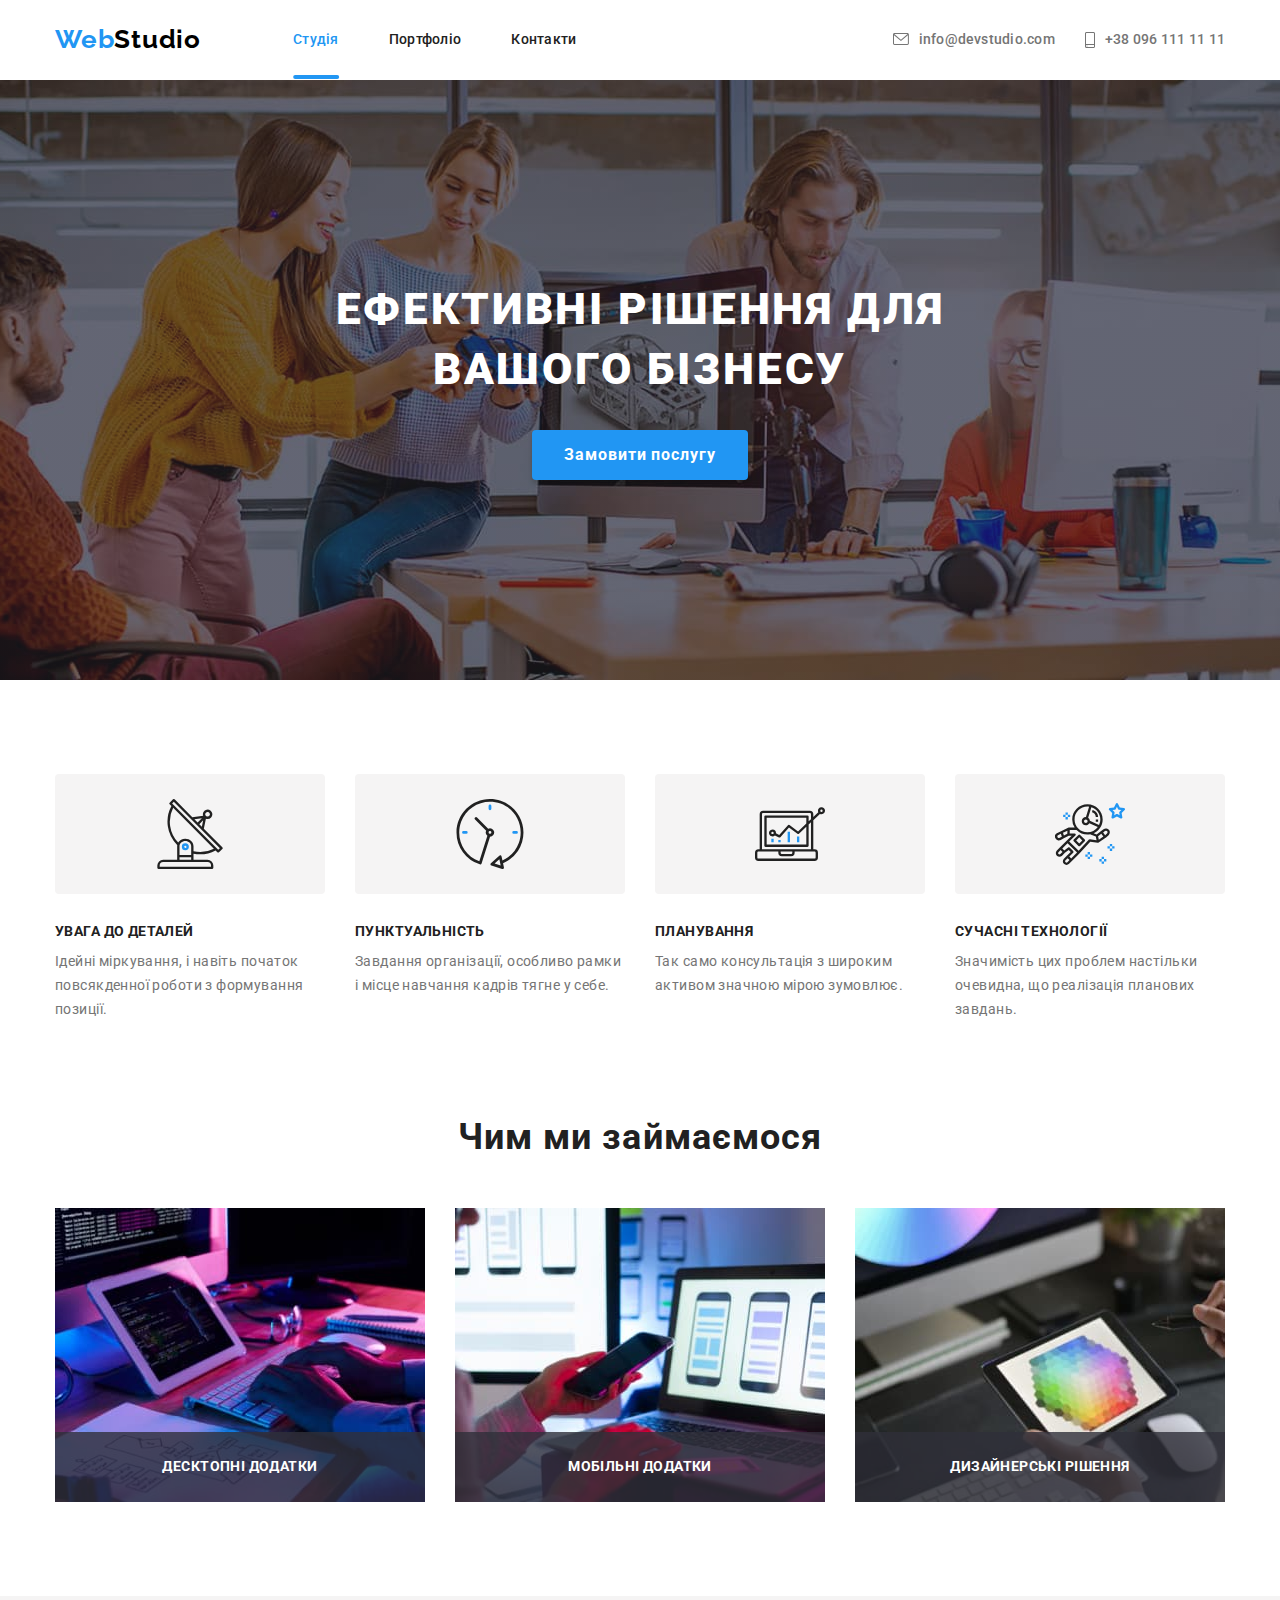
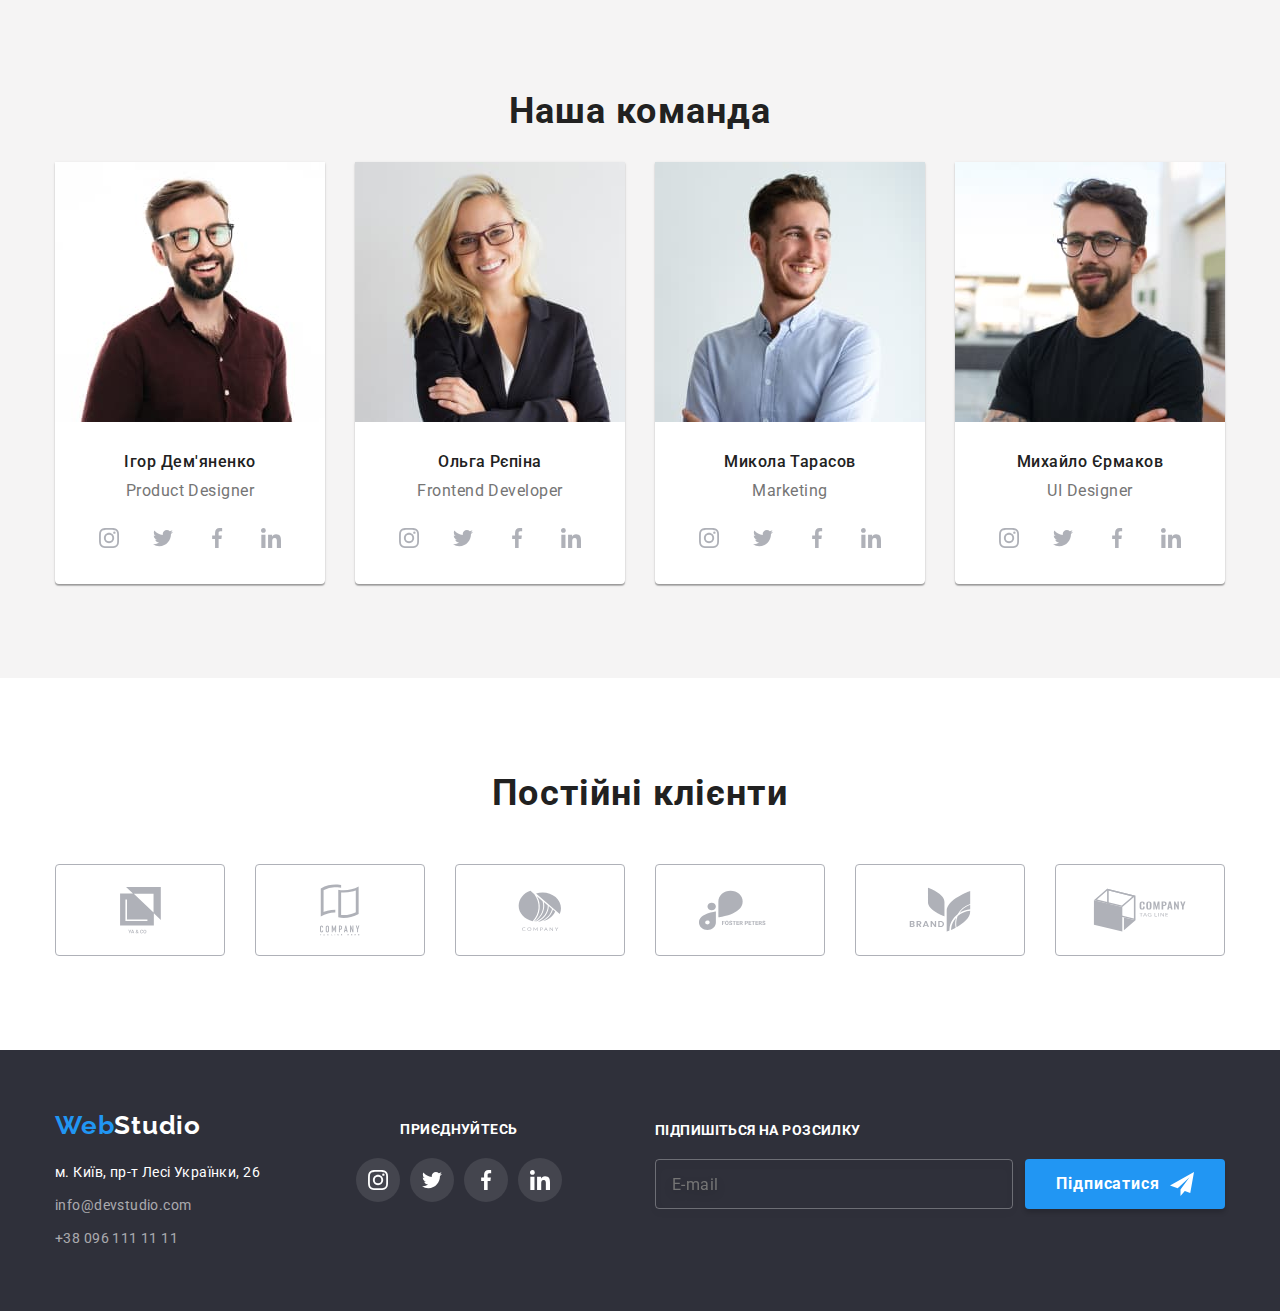
<file: index.html>
<!DOCTYPE html>
<html lang="uk">
  <head>
    <meta charset="UTF-8" />
    <meta http-equiv="X-UA-Compatible" content="IE=edge" />
    <meta name="viewport" content="width=device-width, initial-scale=1.0" />
    <title>Головна</title>
    <link rel="stylesheet" href="./css/main.min.css" />
    <link rel="preconnect" href="https://fonts.googleapis.com" />
    <link rel="preconnect" href="https://fonts.gstatic.com" crossorigin />
    <link
      href="https://fonts.googleapis.com/css2?family=Raleway:wght@700&family=Roboto:wght@400;500;700;900&display=swap"
      rel="stylesheet"
    />
  </head>
  <body>
    <div class="backdrop backdrop--hidden" data-backdrop>
      <div class="modal modal--hidden" data-modal>
        <div class="modal-close" data-modal-close>
          <svg width="11" height="11" class="modal-close__icon">
            <use href="images/sprite.svg#icon-close"></use>
          </svg>
        </div>
        <form class="modal-container">
          <h2 class="modal__header">Залиште свої дані, ми вам передзвонимо</h2>
          <ul class="modal-list">
            <li class="modal-list__item">
              <label class="modal-list__label">
                <input type="text" name="name" class="modal-list__input" />
                <span class="modal-list__placeholder">Ім'я</span>
                <svg width="18" height="18" class="modal-list__icon">
                  <use href="images/sprite.svg#icon-person-black"></use>
                </svg>
              </label>
            </li>
            <li class="modal-list__item">
              <label class="modal-list__label">
                <input type="tel" name="tel" class="modal-list__input" />
                <span class="modal-list__placeholder">Телефон</span>
                <svg width="18" height="18" class="modal-list__icon">
                  <use href="images/sprite.svg#icon-phone-black"></use>
                </svg>
              </label>
            </li>
            <li class="modal-list__item">
              <label class="modal-list__label">
                <input type="email" name="email" class="modal-list__input" />
                <span class="modal-list__placeholder">Пошта</span>
                <svg width="18" height="18" class="modal-list__icon">
                  <use href="images/sprite.svg#icon-email-black"></use>
                </svg>
              </label>
            </li>
            <li class="modal-list__item">
              <label class="modal-list__label">
                <textarea
                  name="comment"
                  placeholder="Введіть текст"
                  class="modal-list__input modal-list__input--textarea"
                ></textarea>
                <span class="modal-list__placeholder">Коментар</span>
              </label>
            </li>
            <li class="modal-list__item modal-list__item--policy">
              <label class="modal-list__label modal-list__label--policy">
                <input
                  type="checkbox"
                  name="policy"
                  class="modal-list__input modal-list__input--checkbox"
                />
                <span
                  class="modal-list__placeholder modal-list__placeholder--checkbox"
                ></span>
                <svg
                  width="16"
                  height="15"
                  class="modal-list__icon modal-list__icon--checked"
                >
                  <use href="images/sprite.svg#icon-checked-yes"></use>
                </svg>

                <p class="modal-list__text">
                  Погоджуюся з розсилкою та приймаю
                  <a class="modal-list__link" href="#">Умови договору</a>
                </p>
              </label>
            </li>
            <li class="modal-list__item">
              <button class="button button--modal-btn" type="submit">
                Відправити
              </button>
            </li>
          </ul>
        </form>
      </div>
    </div>

    <section class="section section--header section--header--page section--resets">
      <div class="page-header">
        <div class="container">
          <nav class="nav">
            <a href="./index.html" class="logo">
              Web<span class="logo__text logo__text--header">Studio</span>
            </a>

            <button
              class="menu-button"
              type="button"
              data-menu-button
              aria-expanded="false"
              aria-controls="menu-container"
            >
              <svg class="menu-button__icon" width="40" height="40" class="" aria-label="Кнопка меню">
                <use
                  class="menu-button__icon-menu"
                  href="images/sprite.svg#icon-menu_40px"
                ></use>
                <use
                  class="menu-button__icon-cross"
                  href="images/sprite.svg#icon-close_40px"
                ></use>
              </svg>
            </button>

            <div class="menu-container" id="menu-container" data-menu>

                <ul class="nav-list nav-list--mobile">
                  <li
                    class="nav-list__item"
                    
                  >
                    <a class="nav-list__link  nav-list__link--active" href="./index.html">Студія</a>
                  </li>
                  <li class="nav-list__item" >
                    <a class="nav-list__link" href="./portfolio.html">Портфоліо</a>
                  </li>
                  <li class="nav-list__item" >
                    <a class="nav-list__link" href="#">Контакти</a>
                  </li>
                </ul>
                <div class="menu-wrap">
                <ul class="contacts-list contacts-list--mobile">
                  <li
                    class="contacts-list__item contacts-list__item--accent"
                    
                  >
                    <a class="contacts-list__link" href="">
                      <svg width="10" height="16" class="contacts-list__icon">
                        <use href="images/sprite.svg#icon-smartphone"></use>
                      </svg>
                      <span class="contacts-list__text">+38 096 111 11 11</span>
                    </a>
                  </li>
                  <li class="contacts-list__item" >
                    <a class="contacts-list__link" href="">
                      <svg width="16" height="12" class="contacts-list__icon">
                        <use href="images/sprite.svg#icon-envelope"></use>
                      </svg>
                      <span class="contacts-list__text">info@devstudio.com</span> 
                      </a>
                  </li>
                </ul>
                <ul class="socials-text">
                  <li class="socials-text__item" >
                    <a
                      class="socials-text__link"
                      href=""
                      >Instagram</a
                    >
                  </li>
                  <li class="socials-text__item" >
                    <a
                      class="socials-text__link"
                      href=""
                      >Twitter</a
                    >
                  </li>
                  <li class="socials-text__item" >
                    <a
                      class="socials-text__link"
                      href=""
                      >Facebook</a
                    >
                  </li>
                  <li class="socials-text__item" >
                    <a
                      class="socials-text__link"
                      href=""
                      >LinkedIn</a
                    >
                  </li>
                </ul>
              </div>
            </div>
          </nav>
        </div>
      </div>
    </section>

    <section class="section section--hero section--resets">
      <div class="container">
        <div class="hero">
          <h1 class="hero__text">Ефективні рішення для вашого бізнесу</h1>
          <button class="button button--hero" type="button" data-modal-open>
            Замовити послугу
          </button>
        </div>
      </div>
    </section>

    <main>
      <section class="section section--features">
        <div class="container">
          <ul class="features features--margins-reset">
            <li class="features__item">
              <div class="features__icon-container">
                <svg width="70" height="70" class="features__icon">
                  <use href="images/sprite.svg#icon-antenna"></use>
                </svg>
              </div>
              <h3 class="features__label">УВАГА ДО ДЕТАЛЕЙ</h3>
              <p class="features__text">
                Ідейні міркування, і навіть початок повсякденної роботи з
                формування позиції.
              </p>
            </li>
            <li class="features__item">
              <div class="features__icon-container">
                <svg width="70" height="70" class="features__icon">
                  <use href="images/sprite.svg#icon-clock"></use>
                </svg>
              </div>
              <h3 class="features__label">ПУНКТУАЛЬНІСТЬ</h3>
              <p class="features__text">
                Завдання організації, особливо рамки і місце навчання кадрів
                тягне у себе.
              </p>
            </li>

            <li class="features__item">
              <div class="features__icon-container">
                <svg width="70" height="70" class="features__icon">
                  <use href="images/sprite.svg#icon-diagram"></use>
                </svg>
              </div>
              <h3 class="features__label">ПЛАНУВАННЯ</h3>
              <p class="features__text">
                Так само консультація з широким активом значною мірою зумовлює.
              </p>
            </li>
            <li class="features__item">
              <div class="features__icon-container">
                <svg width="70" height="70" class="features__icon">
                  <use href="images/sprite.svg#icon-astronaut"></use>
                </svg>
              </div>
              <h3 class="features__label">СУЧАСНІ ТЕХНОЛОГІЇ</h3>
              <p class="features__text">
                Значимість цих проблем настільки очевидна, що реалізація
                планових завдань.
              </p>
            </li>
          </ul>
        </div>
      </section>

      <section class="section section--job">
        <div class="container">
          <h2 class="section-header">Чим ми займаємося</h2>
          <ul class="job">
            <li class="job__item">
              <a href="#" class="job__link">
                <img
                  src="./images/job1_1200.jpg"
                  srcset="./images/job1_1200_2x.jpg 2x"
                  alt="Наші проекти"
                  width="370"
                  height="294"
                  class="job__image"
                />
                <div class="job__label-container">
                  <h3 class="job__label">Десктопні додатки</h3>
                </div>
              </a>
            </li>
            <li class="job__item">
              <a href="#" class="job__link">
                <img
                  src="./images/job2_1200.jpg"
                  srcset="./images/job2_1200_2x.jpg 2x"
                  alt="Наші проекти"
                  width="370"
                  height="294"
                  class="job__image"
                />
                <div class="job__label-container">
                  <h3 class="job__label">Мобільні додатки</h3>
                </div>
              </a>
            </li>
            <li class="job__item">
              <a href="#" class="job__link">
                <img
                  src="./images/job3_1200.jpg"
                  srcset="./images/job3_1200_2x.jpg 2x"
                  alt="Наші проекти"
                  width="370"
                  height="294"
                  class="job__image"
                />
                <div class="job__label-container">
                  <h3 class="job__label">Дизайнерські рішення</h3>
                </div>
              </a>
            </li>
          </ul>
        </div>
      </section>

      <section class="section section--team">
        <div class="container">
          <h2 class="section-header">Наша команда</h2>
          <ul class="team-list">
            <li class="team-list__item">
              <picture>
                <source srcset="./images/team1_768.jpg 1x, ./images/team1_768_2x.jpg 2x" media="(min-width: 768px) and (max-width: 1199px)">
                <source srcset="./images/team1_1200.jpg 1x, ./images/team1_1200_2x.jpg 2x" media="(min-width: 1200px)">
                <img
                src="./images/team1_480.jpg"
                srcset="./images/team1_480_2x.jpg 2x"
                width="450"
                height="460"
                alt="Ігорь Дем'яненко"
                class="team-list__image"
                />
              </picture>
              <div class="team-list__meta">
                <h3 class="team-list__name">Ігор Дем'яненко</h3>
                <p class="team-list__position">Product Designer</p>
              </div>
              <ul class="socials-list socials-list--team">
                <li class="socials-list__item">
                  <a class="socials-list__link" href="#">
                    <svg width="20" height="20" class="socials-list__icon">
                      <use href="images/sprite.svg#icon-instagram"></use>
                    </svg>
                  </a>
                </li>
                <li class="socials-list__item">
                  <a class="socials-list__link" href="#">
                    <svg width="20" height="20" class="socials-list__icon">
                      <use href="images/sprite.svg#icon-twitter"></use>
                    </svg>
                  </a>
                </li>
                <li class="socials-list__item">
                  <a class="socials-list__link" href="#">
                    <svg width="20" height="20" class="socials-list__icon">
                      <use href="images/sprite.svg#icon-facebook"></use>
                    </svg>
                  </a>
                </li>
                <li class="socials-list__item">
                  <a class="socials-list__link" href="#">
                    <svg width="20" height="20" class="socials-list__icon">
                      <use href="images/sprite.svg#icon-linkedin"></use>
                    </svg>
                  </a>
                </li>
              </ul>
            </li>
            <li class="team-list__item">
              <picture>
                <source srcset="./images/team2_768.jpg 1x, ./images/team2_768_2x.jpg 2x" media="(min-width: 768px) and (max-width: 1199px)">
                <source srcset="./images/team2_1200.jpg 1x, ./images/team2_1200_2x.jpg 2x" media="(min-width: 1200px)">
                <img
                src="./images/team2_480.jpg"
                srcset="./images/team2_480_2x.jpg 2x"
                width="450"
                height="460"
                alt="Ольга Рєпіна"
                class="team-list__image"
                />
              </picture>
              <div class="team-list__meta">
                <h3 class="team-list__name">Ольга Рєпіна</h3>
                <p class="team-list__position">Frontend Developer</p>
              </div>
              <ul class="socials-list socials-list--team"">
                <li class="socials-list__item">
                  <a class="socials-list__link" href="#">
                    <svg width="20" height="20" class="socials-list__icon">
                      <use href="images/sprite.svg#icon-instagram"></use>
                    </svg>
                  </a>
                </li>
                <li class="socials-list__item">
                  <a class="socials-list__link" href="#">
                    <svg width="20" height="20" class="socials-list__icon">
                      <use href="images/sprite.svg#icon-twitter"></use>
                    </svg>
                  </a>
                </li>
                <li class="socials-list__item">
                  <a class="socials-list__link" href="#">
                    <svg width="20" height="20" class="socials-list__icon">
                      <use href="images/sprite.svg#icon-facebook"></use>
                    </svg>
                  </a>
                </li>
                <li class="socials-list__item">
                  <a class="socials-list__link" href="#">
                    <svg width="20" height="20" class="socials-list__icon">
                      <use href="images/sprite.svg#icon-linkedin"></use>
                    </svg>
                  </a>
                </li>
              </ul>
            </li>
            <li class="team-list__item">
              <picture>
                <source srcset="./images/team3_768.jpg 1x, ./images/team3_768_2x.jpg 2x" media="(min-width: 768px) and (max-width: 1199px)">
                <source srcset="./images/team3_1200.jpg 1x, ./images/team3_1200_2x.jpg 2x" media="(min-width: 1200px)">
                <img
                src="./images/team3_480.jpg"
                srcset="./images/team3_480_2x.jpg 2x"
                width="450"
                height="460"
                alt="Микола Тарасов"
                class="team-list__image"
                />
              </picture>
              <div class="team-list__meta">
                <h3 class="team-list__name">Микола Тарасов</h3>
                <p class="team-list__position">Marketing</p>
              </div>
              <ul class="socials-list socials-list--team"">
                <li class="socials-list__item">
                  <a class="socials-list__link" href="#">
                    <svg width="20" height="20" class="socials-list__icon">
                      <use href="images/sprite.svg#icon-instagram"></use>
                    </svg>
                  </a>
                </li>
                <li class="socials-list__item">
                  <a class="socials-list__link" href="#">
                    <svg width="20" height="20" class="socials-list__icon">
                      <use href="images/sprite.svg#icon-twitter"></use>
                    </svg>
                  </a>
                </li>
                <li class="socials-list__item">
                  <a class="socials-list__link" href="#">
                    <svg width="20" height="20" class="socials-list__icon">
                      <use href="images/sprite.svg#icon-facebook"></use>
                    </svg>
                  </a>
                </li>
                <li class="socials-list__item">
                  <a class="socials-list__link" href="#">
                    <svg width="20" height="20" class="socials-list__icon">
                      <use href="images/sprite.svg#icon-linkedin"></use>
                    </svg>
                  </a>
                </li>
              </ul>
            </li>
            <li class="team-list__item">
              <picture>
                <source srcset="./images/team4_768.jpg 1x, ./images/team4_768_2x.jpg 2x" media="(min-width: 768px) and (max-width: 1199px)">
                <source srcset="./images/team4_1200.jpg 1x, ./images/team4_1200_2x.jpg 2x" media="(min-width: 1200px)">
                <img
                src="./images/team4_480.jpg"
                srcset="./images/team4_480_2x.jpg 2x"
                width="450"
                height="460"
                alt="Михайло Єрмаков"
                class="team-list__image"
                />
              </picture>
              <div class="team-list__meta">
                <h3 class="team-list__name">Михайло Єрмаков</h3>
                <p class="team-list__position">UI Designer</p>
              </div>
              <ul class="socials-list socials-list--team"">
                <li class="socials-list__item">
                  <a class="socials-list__link" href="#">
                    <svg width="20" height="20" class="socials-list__icon">
                      <use href="images/sprite.svg#icon-instagram"></use>
                    </svg>
                  </a>
                </li>
                <li class="socials-list__item">
                  <a class="socials-list__link" href="#">
                    <svg width="20" height="20" class="socials-list__icon">
                      <use href="images/sprite.svg#icon-twitter"></use>
                    </svg>
                  </a>
                </li>
                <li class="socials-list__item">
                  <a class="socials-list__link" href="#">
                    <svg width="20" height="20" class="socials-list__icon">
                      <use href="images/sprite.svg#icon-facebook"></use>
                    </svg>
                  </a>
                </li>
                <li class="socials-list__item">
                  <a class="socials-list__link" href="#">
                    <svg width="20" height="20" class="socials-list__icon">
                      <use href="images/sprite.svg#icon-linkedin"></use>
                    </svg>
                  </a>
                </li>
              </ul>
            </li>
          </ul>
        </div>
      </section>
      <section class="section section--clients">
        <div class="container">
          <h2 class="section-header">Постійні клієнти</h2>
          <ul class="clients-list">
            <li class="clients-list__item">
              <a href="" class="clients-list__link">
                <svg width="41" height="46.7" class="clients-list__icon">
                  <use href="images/sprite.svg#icon-company1"></use>
                </svg>
              </a>
            </li>
            <li class="clients-list__item">
              <a href="" class="clients-list__link">
                <svg width="40" height="52" class="clients-list__icon">
                  <use href="images/sprite.svg#icon-company2"></use>
                </svg>
              </a>
            </li>
            <li class="clients-list__item">
              <a href="" class="clients-list__link">
                <svg width="43.46" height="41.18" class="clients-list__icon">
                  <use href="images/sprite.svg#icon-company3"></use>
                </svg>
              </a>
            </li>
            <li class="clients-list__item">
              <a href="" class="clients-list__link">
                <svg width="84.44" height="40.62" class="clients-list__icon">
                  <use href="images/sprite.svg#icon-company4"></use>
                </svg>
              </a>
            </li>
            <li class="clients-list__item">
              <a href="" class="clients-list__link">
                <svg width="62.54" height="45.43" class="clients-list__icon">
                  <use href="images/sprite.svg#icon-company5"></use>
                </svg>
              </a>
            </li>
            <li class="clients-list__item">
              <a href="" class="clients-list__link">
                <svg width="93.79" height="43.93" class="clients-list__icon">
                  <use href="images/sprite.svg#icon-company6"></use>
                </svg>
              </a>
            </li>
          </ul>
        </div>
      </section>
    </main>

    <footer class="section section--footer">
      <div class="container">
        <div class="footer">
          <div class="footer-address">
            <a href="./index.html" class="logo">
              Web<span class="logo__text logo__text--footer">Studio</span>
            </a>
            <address>
              <ul class="footer-contacts">
                <li class="footer-contacts__item">
                  <a
                    href="mailto:info@devstudio.com"
                    class="footer-contacts__link footer-contacts__link--accent"
                  >
                    м. Київ, пр-т Лесі Українки, 26
                  </a>
                </li>
                <li class="footer-contacts__item">
                  <a
                    href="mailto:info@devstudio.com"
                    class="footer-contacts__link"
                  >
                    info@devstudio.com
                  </a>
                </li>
                <li class="footer-contacts__item">
                  <a
                    href="tel:+380961111111"
                    class="footer-contacts__link"
                  >
                    +38 096 111 11 11
                  </a>
                </li>
              </ul>
            </address>
          </div>
          <div class="social-block">
            <h3 class="social-block__header">приєднуйтесь</h3>
            <ul class="socials-list socials-list--footer">
              <li class="socials-list__item">
                <a
                  class="socials-list__link socials-list__link--footer"
                  href="#"
                >
                  <svg
                    width="20"
                    height="20"
                    class="socials-list__icon socials-list__icon--footer"
                  >
                    <use href="images/sprite.svg#icon-instagram"></use>
                  </svg>
                </a>
              </li>
              <li class="socials-list__item">
                <a
                  class="socials-list__link socials-list__link--footer"
                  href="#"
                >
                  <svg
                    width="20"
                    height="20"
                    class="socials-list__icon socials-list__icon--footer"
                  >
                    <use href="images/sprite.svg#icon-twitter"></use>
                  </svg>
                </a>
              </li>
              <li class="socials-list__item">
                <a
                  class="socials-list__link socials-list__link--footer"
                  href="#"
                >
                  <svg
                    width="20"
                    height="20"
                    class="socials-list__icon socials-list__icon--footer"
                  >
                    <use href="images/sprite.svg#icon-facebook"></use>
                  </svg>
                </a>
              </li>
              <li class="socials-list__item">
                <a
                  class="socials-list__link socials-list__link--footer"
                  href="#"
                >
                  <svg
                    width="20"
                    height="20"
                    class="socials-list__icon socials-list__icon--footer"
                  >
                    <use href="images/sprite.svg#icon-linkedin"></use>
                  </svg>
                </a>
              </li>
            </ul>
          </div>
          <div class="subscription-block">
            <label
              class="subscription-block__header"
              for="subscription-email-field"
              >Підпишіться на розсилку</label
            >
            <form class="subscription-form">
              <input
                type="email"
                name="email"
                class="subscription-form__input"
                placeholder="E-mail"
                id="subscription-email-field"
              />
              <button class="button button--subscription" type="submit">
                Підписатися
                <svg
                  class="button__icon button__icon--footer"
                  width="24"
                  height="24"
                >
                  <use href="images/sprite.svg#icon-send"></use>
                </svg>
              </button>
            </form>
          </div>
        </div>
      </div>
    </footer>
    <script src="./js/menu.js"></script>
    <script src="./js/modal.js"></script>
  </body>
</html>
</file>
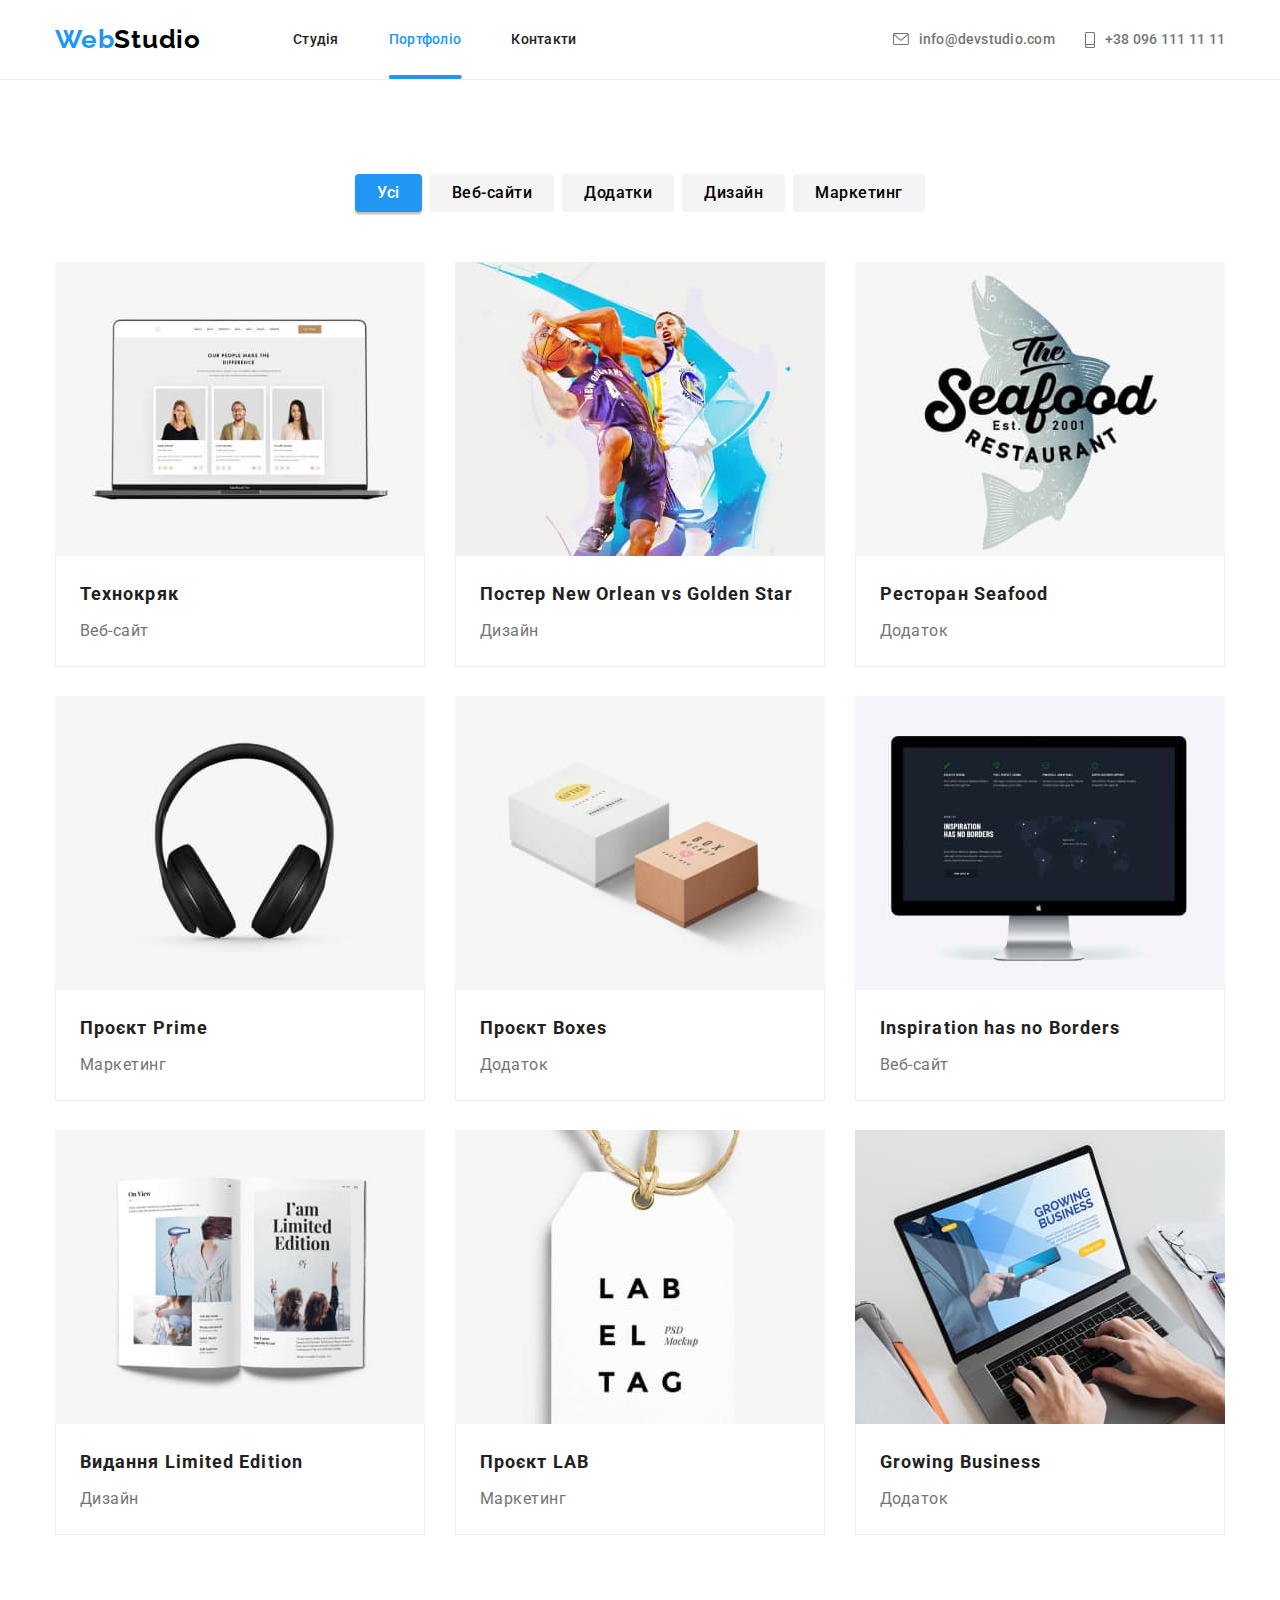
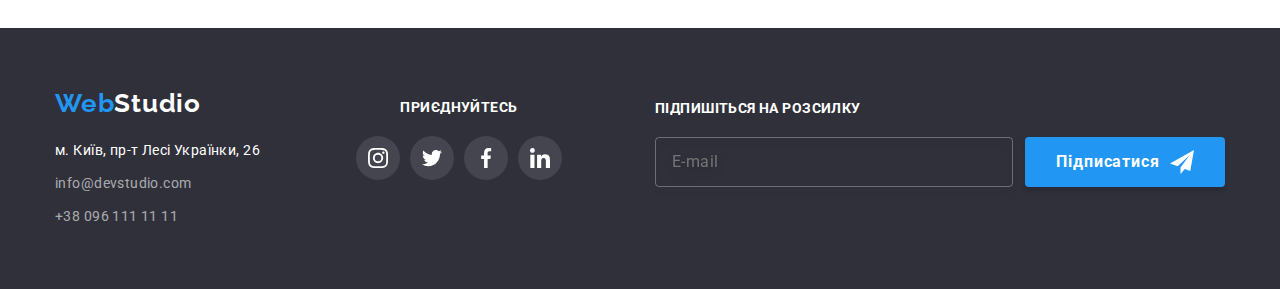
<file: portfolio.html>
<!DOCTYPE html>
<html lang="uk">
  <head>
    <meta charset="UTF-8" />
    <meta http-equiv="X-UA-Compatible" content="IE=edge" />
    <meta name="viewport" content="width=device-width, initial-scale=1.0" />
    <title>Портфоліо</title>
    <link rel="stylesheet" href="./css/main.min.css" />
    <link rel="preconnect" href="https://fonts.googleapis.com" />
    <link rel="preconnect" href="https://fonts.gstatic.com" crossorigin />
    <link
      href="https://fonts.googleapis.com/css2?family=Raleway:wght@700&family=Roboto:wght@400;500;700;900&display=swap"
      rel="stylesheet"
    />
  </head>
  <body>
    <section class="section section--header section--header--portfolio section--resets">
      <div class="page-header">
        <div class="container">
          <nav class="nav">
            <a href="./index.html" class="logo">
              Web<span class="logo__text logo__text--header">Studio</span>
            </a>

            <button
              class="menu-button"
              type="button"
              data-menu-button
              aria-expanded="false"
              aria-controls="menu-container"
            >
              <svg class="menu-button__icon" width="40" height="40" class="" aria-label="Кнопка меню">
                <use
                  class="menu-button__icon-menu"
                  href="images/sprite.svg#icon-menu_40px"
                ></use>
                <use
                  class="menu-button__icon-cross"
                  href="images/sprite.svg#icon-close_40px"
                ></use>
              </svg>
            </button>

            <div class="menu-container" id="menu-container" data-menu>

                <ul class="nav-list nav-list--mobile">
                  <li
                    class="nav-list__item"
                    
                  >
                    <a class="nav-list__link" href="./index.html">Студія</a>
                  </li>
                  <li class="nav-list__item nav-list__item--active" >
                    <a class="nav-list__link nav-list__link--active" href="./portfolio.html">Портфоліо</a>
                  </li>
                  <li class="nav-list__item" >
                    <a class="nav-list__link" href="#">Контакти</a>
                  </li>
                </ul>
                <div class="menu-wrap">
                <ul class="contacts-list contacts-list--mobile">
                  <li
                    class="contacts-list__item contacts-list__item--accent"
                    
                  >
                    <a class="contacts-list__link" href="">
                      <svg width="10" height="16" class="contacts-list__icon">
                        <use href="images/sprite.svg#icon-smartphone"></use>
                      </svg>
                      <span class="contacts-list__text">+38 096 111 11 11</span>
                    </a>
                  </li>
                  <li class="contacts-list__item" >
                    <a class="contacts-list__link" href="">
                      <svg width="16" height="12" class="contacts-list__icon">
                        <use href="images/sprite.svg#icon-envelope"></use>
                      </svg>
                      <span class="contacts-list__text">info@devstudio.com</span> 
                      </a>
                  </li>
                </ul>
                <ul class="socials-text">
                  <li class="socials-text__item" >
                    <a
                      class="socials-text__link"
                      href=""
                      >Instagram</a
                    >
                  </li>
                  <li class="socials-text__item" >
                    <a
                      class="socials-text__link"
                      href=""
                      >Twitter</a
                    >
                  </li>
                  <li class="socials-text__item" >
                    <a
                      class="socials-text__link"
                      href=""
                      >Facebook</a
                    >
                  </li>
                  <li class="socials-text__item" >
                    <a
                      class="socials-text__link"
                      href=""
                      >LinkedIn</a
                    >
                  </li>
                </ul>
              </div>
            </div>
          </nav>
        </div>
      </div>
    </section>

    <main>
      <section class="section">
        <div class="container">
          <ul class="filter-list">
            <li class="filter-list__item">
              <button type="button" class="filter-list__btn filter-list__btn--active">Усі</button>
            </li>
            <li class="filter-list__item"">
              <button type="button" class="filter-list__btn">Веб-сайти</button>
            </li>
            <li class="filter-list__item"">
              <button type="button" class="filter-list__btn">Додатки</button>
            </li>
            <li class="filter-list__item"">
              <button type="button" class="filter-list__btn">Дизайн</button>
            </li>
            <li class="filter-list__item"">
              <button type="button" class="filter-list__btn">Маркетинг</button>
            </li>
          </ul>
          <ul class="projects-list">
            <li class="projects-list__item">
              <a class="projects-list__link" href="#">
                <div class="projects-list__container">
                  <picture>
                    <source srcset="./images/project1_768.jpg 1x, ./images/project1_768_2x.jpg 2x" media="(min-width: 768px) and (max-width: 1199px)">
                    <source srcset="./images/project1_1200.jpg 1x, ./images/project1_1200_2x.jpg 2x" media="(min-width: 1200px)">
                    <img
                    src="./images/project1_480.jpg"
                    srcset="./images/project1_480_2x.jpg 2x"
                    alt="Веб-сайт Технокряк"
                    width="450"
                    height="294"
                    class="projects-list__image"
                    />
                  </picture>
                  <div class="projects-list__overlay">
                    <p class="projects-list__description">
                      Ресурс пропонує комплексні пропозиції з різним рівнем
                      функціоналу та сервісів. Все це дозволить відвідувачу
                      отримати вичерпні відомості про компанію чи приватну
                      особу.
                    </p>
                  </div>
                </div>
                <div class="projects-list__meta">
                  <h2 class="projects-list__name">Технокряк</h2>
                  <p class="projects-list__category">Веб-сайт</p>
                </div>
              </a>
            </li>
            <li class="projects-list__item">
              <a class="projects-list__link" href="#">
                <div class="projects-list__container">
                  <picture>
                    <source srcset="./images/project2_768.jpg 1x, ./images/project2_768_2x.jpg 2x" media="(min-width: 768px) and (max-width: 1199px)">
                    <source srcset="./images/project2_1200.jpg 1x, ./images/project2_1200_2x.jpg 2x" media="(min-width: 1200px)">
                    <img
                      src="./images/project2.jpg"
                      srcset="./images/project2_480_2x.jpg 2x"
                      alt="Постер New Orlean vs Golden Star"
                      width="450"
                      height="294"
                      class="projects-list__image"
                      />
                  </picture>
                  <div class="projects-list__overlay">
                    <p class="projects-list__description">
                      Ресурс пропонує комплексні пропозиції з різним рівнем
                      функціоналу та сервісів. Все це дозволить відвідувачу
                      отримати вичерпні відомості про компанію чи приватну
                      особу.
                    </p>
                  </div>
                </div>
                <div class="projects-list__meta">
                  <h2 class="projects-list__name">Постер New Orlean vs Golden Star</h2>
                  <p class="projects-list__category">Дизайн</p>
                </div>
              </a>
            </li>
            <li class="projects-list__item">
              <a class="projects-list__link" href="#">
                <div class="projects-list__container">
                  <picture>
                    <source srcset="./images/project3_768.jpg 1x, ./images/project3_768_2x.jpg 2x" media="(min-width: 768px) and (max-width: 1199px)">
                    <source srcset="./images/project3_1200.jpg 1x, ./images/project3_1200_2x.jpg 2x" media="(min-width: 1200px)">
                    <img
                    src="./images/project3.jpg"
                    srcset="./images/project3_480_2x.jpg 2x"
                    alt="Ресторан Seafood"
                    width="450"
                    height="294"
                    class="projects-list__image"
                    />
                  </picture>
                  <div class="projects-list__overlay">
                    <p class="projects-list__description">
                      Ресурс пропонує комплексні пропозиції з різним рівнем
                      функціоналу та сервісів. Все це дозволить відвідувачу
                      отримати вичерпні відомості про компанію чи приватну
                      особу.
                    </p>
                  </div>
                </div>
                <div class="projects-list__meta">
                  <h2 class="projects-list__name">Ресторан Seafood</h2>
                  <p class="projects-list__category">Додаток</p>
                </div>
              </a>
            </li>
            <li class="projects-list__item">
              <a class="projects-list__link" href="#">
                <div class="projects-list__container">
                  <picture>
                    <source srcset="./images/project4_768.jpg 1x, ./images/project4_768_2x.jpg 2x" media="(min-width: 768px) and (max-width: 1199px)">
                    <source srcset="./images/project4_1200.jpg 1x, ./images/project4_1200_2x.jpg 2x" media="(min-width: 1200px)">
                    <img
                    src="./images/project4.jpg"
                    srcset="./images/project4_480_2x.jpg 2x"
                    alt="Проєкт Prime"
                    width="450"
                    height="294"
                    class="projects-list__image"
                    />
                    </picture>
                  <div class="projects-list__overlay">
                    <p class="projects-list__description">
                      Ресурс пропонує комплексні пропозиції з різним рівнем
                      функціоналу та сервісів. Все це дозволить відвідувачу
                      отримати вичерпні відомості про компанію чи приватну
                      особу.
                    </p>
                  </div>
                </div>
                <div class="projects-list__meta">
                  <h2 class="projects-list__name">Проєкт Prime</h2>
                  <p class="projects-list__category">Маркетинг</p>
                </div>
              </a>
            </li>
            <li class="projects-list__item">
              <a class="projects-list__link" href="#">
                <div class="projects-list__container">
                  <picture>
                    <source srcset="./images/project5_768.jpg 1x, ./images/project5_768_2x.jpg 2x" media="(min-width: 768px) and (max-width: 1199px)">
                    <source srcset="./images/project5_1200.jpg 1x, ./images/project5_1200_2x.jpg 2x" media="(min-width: 1200px)">
                    <img
                    src="./images/project5.jpg"
                    srcset="./images/project5_480_2x.jpg 2x"
                    alt="Проєкт Boxes"
                    width="450"
                    height="294"
                    class="projects-list__image"
                    />
                  </picture>
                  <div class="projects-list__overlay">
                    <p class="projects-list__description">
                      Ресурс пропонує комплексні пропозиції з різним рівнем
                      функціоналу та сервісів. Все це дозволить відвідувачу
                      отримати вичерпні відомості про компанію чи приватну
                      особу.
                    </p>
                  </div>
                </div>
                <div class="projects-list__meta">
                  <h2 class="projects-list__name">Проєкт Boxes</h2>
                  <p class="projects-list__category">Додаток</p>
                </div>
              </a>
            </li>
            <li class="projects-list__item">
              <a class="projects-list__link" href="#">
                <div class="projects-list__container">
                  <picture>
                    <source srcset="./images/project6_768.jpg 1x, ./images/project6_768_2x.jpg 2x" media="(min-width: 768px) and (max-width: 1199px)">
                    <source srcset="./images/project6_1200.jpg 1x, ./images/project6_1200_2x.jpg 2x" media="(min-width: 1200px)">
                    <img
                    src="./images/project6.jpg"
                    srcset="./images/project6_480_2x.jpg 2x"
                    alt="Inspiration has no Borders"
                    width="450"
                    height="294"
                    class="projects-list__image"
                    />
                  </picture>
                  <div class="projects-list__overlay">
                    <p class="projects-list__description">
                      Ресурс пропонує комплексні пропозиції з різним рівнем
                      функціоналу та сервісів. Все це дозволить відвідувачу
                      отримати вичерпні відомості про компанію чи приватну
                      особу.
                    </p>
                  </div>
                </div>
                <div class="projects-list__meta">
                  <h2 class="projects-list__name">Inspiration has no Borders</h2>
                  <p class="projects-list__category">Веб-сайт</p>
                </div>
              </a>
            </li>
            <li class="projects-list__item">
              <a class="projects-list__link" href="#">
                <div class="projects-list__container">
                  <picture>
                    <source srcset="./images/project7_768.jpg 1x, ./images/project7_768_2x.jpg 2x" media="(min-width: 768px) and (max-width: 1199px)">
                    <source srcset="./images/project7_1200.jpg 1x, ./images/project7_1200_2x.jpg 2x" media="(min-width: 1200px)">
                    <img
                    src="./images/project7.jpg"
                    srcset="./images/project7_480_2x.jpg 2x"
                    alt="Видання Limited Edition"
                    width="450"
                    height="294"
                    class="projects-list__image"
                    />
                    </picture>
                  <div class="projects-list__overlay">
                    <p class="projects-list__description">
                      Ресурс пропонує комплексні пропозиції з різним рівнем
                      функціоналу та сервісів. Все це дозволить відвідувачу
                      отримати вичерпні відомості про компанію чи приватну
                      особу.
                    </p>
                  </div>
                </div>
                <div class="projects-list__meta">
                  <h2 class="projects-list__name">Видання Limited Edition</h2>
                  <p class="projects-list__category">Дизайн</p>
                </div>
              </a>
            </li>
            <li class="projects-list__item">
              <a class="projects-list__link" href="#">
                <div class="projects-list__container">
                  <picture>
                    <source srcset="./images/project8_768.jpg 1x, ./images/project8_768_2x.jpg 2x" media="(min-width: 768px) and (max-width: 1199px)">
                    <source srcset="./images/project8_1200.jpg 1x, ./images/project8_1200_2x.jpg 2x" media="(min-width: 1200px)">
                    <img
                    src="./images/project8.jpg"
                    srcset="./images/project8_480_2x.jpg 2x"
                    alt="Проєкт LAB"
                    width="450"
                    height="294"
                    class="projects-list__image"
                    />
                  </picture>
                  <div class="projects-list__overlay">
                    <p class="projects-list__description">
                      Ресурс пропонує комплексні пропозиції з різним рівнем
                      функціоналу та сервісів. Все це дозволить відвідувачу
                      отримати вичерпні відомості про компанію чи приватну
                      особу.
                    </p>
                  </div>
                </div>
                <div class="projects-list__meta">
                  <h2 class="projects-list__name">Проєкт LAB</h2>
                  <p class="projects-list__category">Маркетинг</p>
                </div>
              </a>
            </li>
            <li class="projects-list__item">
              <a class="projects-list__link" href="#">
                <div class="projects-list__container">
                  <picture>
                    <source srcset="./images/project9_768.jpg 1x, ./images/project9_768_2x.jpg 2x" media="(min-width: 768px) and (max-width: 1199px)">
                    <source srcset="./images/project9_1200.jpg 1x, ./images/project9_1200_2x.jpg 2x" media="(min-width: 1200px)">
                    <img
                    src="./images/project9.jpg"
                    srcset="./images/project9_480_2x.jpg 2x"
                    alt="Growing Business"
                    width="450"
                    height="294"
                    class="projects-list__image"
                  />
                  </picture>
                  <div class="projects-list__overlay">
                    <p class="projects-list__description">
                      Ресурс пропонує комплексні пропозиції з різним рівнем
                      функціоналу та сервісів. Все це дозволить відвідувачу
                      отримати вичерпні відомості про компанію чи приватну
                      особу.
                    </p>
                  </div>
                </div>
                <div class="projects-list__meta">
                  <h2 class="projects-list__name">Growing Business</h2>
                  <p class="projects-list__category">Додаток</p>
                </div>
              </a>
            </li>
          </ul>
        </div>
      </section>
    </main>

    <!-- <main>
      <section class="section">
        <div class="container">
          <ul class="filter-list">
            <li class="filter-list__item">
              <button type="button" class="filter-list__btn filter-list__btn--active">Усі</button>
            </li>
            <li class="filter-list__item"">
              <button type="button" class="filter-list__btn">Веб-сайти</button>
            </li>
            <li class="filter-list__item"">
              <button type="button" class="filter-list__btn">Додатки</button>
            </li>
            <li class="filter-list__item"">
              <button type="button" class="filter-list__btn">Дизайн</button>
            </li>
            <li class="filter-list__item"">
              <button type="button" class="filter-list__btn">Маркетинг</button>
            </li>
          </ul>
          <ul class="projects-list">
            <li class="projects-list__item">
              <a class="projects-list__link" href="#">
                <div class="projects-list__container">
                  <img
                    src="./images/project1.jpg"
                    alt="Веб-сайт Технокряк"
                    width="370"
                    height="294"
                    class="projects-list__image"
                  />
                  <div class="projects-list__overlay">
                    <p class="projects-list__description">
                      Ресурс пропонує комплексні пропозиції з різним рівнем
                      функціоналу та сервісів. Все це дозволить відвідувачу
                      отримати вичерпні відомості про компанію чи приватну
                      особу.
                    </p>
                  </div>
                </div>
                <div class="projects-list__meta">
                  <h2 class="projects-list__name">Технокряк</h2>
                  <p class="projects-list__category">Веб-сайт</p>
                </div>
              </a>
            </li>
            <li class="projects-list__item">
              <a class="projects-list__link" href="#">
                <div class="projects-list__container">
                  <img
                    src="./images/project2.jpg"
                    alt="Постер New Orlean vs Golden Star"
                    width="370"
                    height="294"
                    class="projects-list__image"
                  />
                  <div class="projects-list__overlay">
                    <p class="projects-list__description">
                      Ресурс пропонує комплексні пропозиції з різним рівнем
                      функціоналу та сервісів. Все це дозволить відвідувачу
                      отримати вичерпні відомості про компанію чи приватну
                      особу.
                    </p>
                  </div>
                </div>
                <div class="projects-list__meta">
                  <h2 class="projects-list__name">Постер New Orlean vs Golden Star</h2>
                  <p class="projects-list__category">Дизайн</p>
                </div>
              </a>
            </li>
            <li class="projects-list__item">
              <a class="projects-list__link" href="#">
                <div class="projects-list__container">
                  <img
                    src="./images/project3.jpg"
                    alt="Ресторан Seafood"
                    width="370"
                    height="294"
                    class="projects-list__image"
                  />
                  <div class="projects-list__overlay">
                    <p class="projects-list__description">
                      Ресурс пропонує комплексні пропозиції з різним рівнем
                      функціоналу та сервісів. Все це дозволить відвідувачу
                      отримати вичерпні відомості про компанію чи приватну
                      особу.
                    </p>
                  </div>
                </div>
                <div class="projects-list__meta">
                  <h2 class="projects-list__name">Ресторан Seafood</h2>
                  <p class="projects-list__category">Додаток</p>
                </div>
              </a>
            </li>
            <li class="projects-list__item">
              <a class="projects-list__link" href="#">
                <div class="projects-list__container">
                  <img
                    src="./images/project4.jpg"
                    alt="Проєкт Prime"
                    width="370"
                    height="294"
                    class="projects-list__image"
                  />
                  <div class="projects-list__overlay">
                    <p class="projects-list__description">
                      Ресурс пропонує комплексні пропозиції з різним рівнем
                      функціоналу та сервісів. Все це дозволить відвідувачу
                      отримати вичерпні відомості про компанію чи приватну
                      особу.
                    </p>
                  </div>
                </div>
                <div class="projects-list__meta">
                  <h2 class="projects-list__name">Проєкт Prime</h2>
                  <p class="projects-list__category">Маркетинг</p>
                </div>
              </a>
            </li>
            <li class="projects-list__item">
              <a class="projects-list__link" href="#">
                <div class="projects-list__container">
                  <img
                    src="./images/project5.jpg"
                    alt="Проєкт Boxes"
                    width="370"
                    height="294"
                    class="projects-list__image"
                  />
                  <div class="projects-list__overlay">
                    <p class="projects-list__description">
                      Ресурс пропонує комплексні пропозиції з різним рівнем
                      функціоналу та сервісів. Все це дозволить відвідувачу
                      отримати вичерпні відомості про компанію чи приватну
                      особу.
                    </p>
                  </div>
                </div>
                <div class="projects-list__meta">
                  <h2 class="projects-list__name">Проєкт Boxes</h2>
                  <p class="projects-list__category">Додаток</p>
                </div>
              </a>
            </li>
            <li class="projects-list__item">
              <a class="projects-list__link" href="#">
                <div class="projects-list__container">
                  <img
                    src="./images/project6.jpg"
                    alt="Inspiration has no Borders"
                    width="370"
                    height="294"
                    class="projects-list__image"
                  />
                  <div class="projects-list__overlay">
                    <p class="projects-list__description">
                      Ресурс пропонує комплексні пропозиції з різним рівнем
                      функціоналу та сервісів. Все це дозволить відвідувачу
                      отримати вичерпні відомості про компанію чи приватну
                      особу.
                    </p>
                  </div>
                </div>
                <div class="projects-list__meta">
                  <h2 class="projects-list__name">Inspiration has no Borders</h2>
                  <p class="projects-list__category">Веб-сайт</p>
                </div>
              </a>
            </li>
            <li class="projects-list__item">
              <a class="projects-list__link" href="#">
                <div class="projects-list__container">
                  <img
                    src="./images/project7.jpg"
                    alt="Видання Limited Edition"
                    width="370"
                    height="294"
                    class="projects-list__image"
                  />
                  <div class="projects-list__overlay">
                    <p class="projects-list__description">
                      Ресурс пропонує комплексні пропозиції з різним рівнем
                      функціоналу та сервісів. Все це дозволить відвідувачу
                      отримати вичерпні відомості про компанію чи приватну
                      особу.
                    </p>
                  </div>
                </div>
                <div class="projects-list__meta">
                  <h2 class="projects-list__name">Видання Limited Edition</h2>
                  <p class="projects-list__category">Дизайн</p>
                </div>
              </a>
            </li>
            <li class="projects-list__item">
              <a class="projects-list__link" href="#">
                <div class="projects-list__container">
                  <img
                    src="./images/project8.jpg"
                    alt="Проєкт LAB"
                    width="370"
                    height="294"
                    class="projects-list__image"
                  />
                  <div class="projects-list__overlay">
                    <p class="projects-list__description">
                      Ресурс пропонує комплексні пропозиції з різним рівнем
                      функціоналу та сервісів. Все це дозволить відвідувачу
                      отримати вичерпні відомості про компанію чи приватну
                      особу.
                    </p>
                  </div>
                </div>
                <div class="projects-list__meta">
                  <h2 class="projects-list__name">Проєкт LAB</h2>
                  <p class="projects-list__category">Маркетинг</p>
                </div>
              </a>
            </li>
            <li class="projects-list__item">
              <a class="projects-list__link" href="#">
                <div class="projects-list__container">
                  <img
                    src="./images/project9.jpg"
                    alt="Growing Business"
                    width="370"
                    height="294"
                    class="projects-list__image"
                  />
                  <div class="projects-list__overlay">
                    <p class="projects-list__description">
                      Ресурс пропонує комплексні пропозиції з різним рівнем
                      функціоналу та сервісів. Все це дозволить відвідувачу
                      отримати вичерпні відомості про компанію чи приватну
                      особу.
                    </p>
                  </div>
                </div>
                <div class="projects-list__meta">
                  <h2 class="projects-list__name">Growing Business</h2>
                  <p class="projects-list__category">Додаток</p>
                </div>
              </a>
            </li>
          </ul>
        </div>
      </section>
    </main> -->

    <footer class="section section--footer">
      <div class="container">
        <div class="footer">
          <div class="footer-address">
            <a href="./index.html" class="logo">
              Web<span class="logo__text logo__text--footer">Studio</span>
            </a>
            <address>
              <ul class="footer-contacts">
                <li class="footer-contacts__item">
                  <a
                    href="mailto:info@devstudio.com"
                    class="footer-contacts__link footer-contacts__link--accent"
                  >
                    м. Київ, пр-т Лесі Українки, 26
                  </a>
                </li>
                <li class="footer-contacts__item">
                  <a
                    href="mailto:info@devstudio.com"
                    class="footer-contacts__link"
                  >
                    info@devstudio.com
                  </a>
                </li>
                <li class="footer-contacts__item">
                  <a
                    href="tel:+380961111111"
                    class="footer-contacts__link"
                  >
                    +38 096 111 11 11
                  </a>
                </li>
              </ul>
            </address>
          </div>
          <div class="social-block">
            <h3 class="social-block__header">приєднуйтесь</h3>
            <ul class="socials-list socials-list--footer">
              <li class="socials-list__item">
                <a
                  class="socials-list__link socials-list__link--footer"
                  href="#"
                >
                  <svg
                    width="20"
                    height="20"
                    class="socials-list__icon socials-list__icon--footer"
                  >
                    <use href="images/sprite.svg#icon-instagram"></use>
                  </svg>
                </a>
              </li>
              <li class="socials-list__item">
                <a
                  class="socials-list__link socials-list__link--footer"
                  href="#"
                >
                  <svg
                    width="20"
                    height="20"
                    class="socials-list__icon socials-list__icon--footer"
                  >
                    <use href="images/sprite.svg#icon-twitter"></use>
                  </svg>
                </a>
              </li>
              <li class="socials-list__item">
                <a
                  class="socials-list__link socials-list__link--footer"
                  href="#"
                >
                  <svg
                    width="20"
                    height="20"
                    class="socials-list__icon socials-list__icon--footer"
                  >
                    <use href="images/sprite.svg#icon-facebook"></use>
                  </svg>
                </a>
              </li>
              <li class="socials-list__item">
                <a
                  class="socials-list__link socials-list__link--footer"
                  href="#"
                >
                  <svg
                    width="20"
                    height="20"
                    class="socials-list__icon socials-list__icon--footer"
                  >
                    <use href="images/sprite.svg#icon-linkedin"></use>
                  </svg>
                </a>
              </li>
            </ul>
          </div>
          <div class="subscription-block">
            <label
              class="subscription-block__header"
              for="subscription-email-field"
              >Підпишіться на розсилку</label
            >
            <form class="subscription-form">
              <input
                type="email"
                name="email"
                class="subscription-form__input"
                placeholder="E-mail"
                id="subscription-email-field"
              />
              <button class="button button--subscription" type="submit">
                Підписатися
                <svg
                  class="button__icon button__icon--footer"
                  width="24"
                  height="24"
                >
                  <use href="images/sprite.svg#icon-send"></use>
                </svg>
              </button>
            </form>
          </div>
        </div>
      </div>
    </footer>

    <script src="./js/menu.js"></script>
  </body>
</html>
</file>
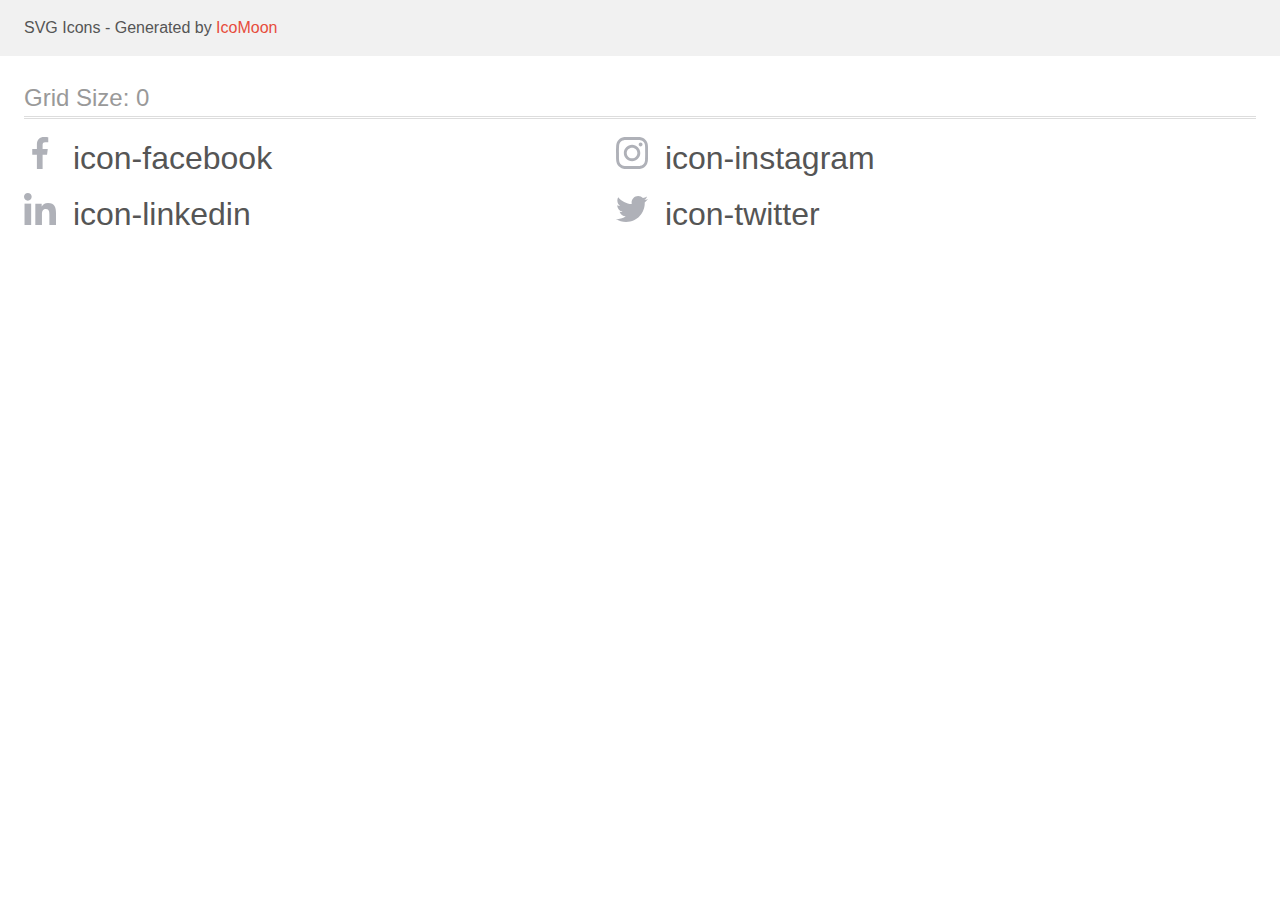
<file: images/original/Icon/icomoon/demo.html>
<!doctype html>
<html>
<head>
    <title>IcoMoon - SVG Icons</title>
    <meta charset="utf-8">
    <meta name="viewport" content="width=device-width, initial-scale=1">
    <link rel="stylesheet" href="demo-files/demo.css">
    <link rel="stylesheet" href="style.css">
</head>
<body>
<svg aria-hidden="true" style="position: absolute; width: 0; height: 0; overflow: hidden;" version="1.1" xmlns="http://www.w3.org/2000/svg" xmlns:xlink="http://www.w3.org/1999/xlink">
<defs>
<symbol id="icon-facebook" viewBox="0 0 32 32">
<path fill="#afb1b8" style="fill: var(--color1, #afb1b8)" d="M21.329 5.313h2.921v-5.088c-0.504-0.069-2.237-0.225-4.256-0.225-4.212 0-7.097 2.649-7.097 7.519v4.481h-4.648v5.688h4.648v14.312h5.699v-14.311h4.46l0.708-5.688h-5.169v-3.919c0.001-1.644 0.444-2.769 2.735-2.769z"></path>
</symbol>
<symbol id="icon-instagram" viewBox="0 0 32 32">
<path fill="#afb1b8" style="fill: var(--color1, #afb1b8)" d="M31.969 9.408c-0.075-1.7-0.35-2.869-0.744-3.882-0.406-1.075-1.032-2.038-1.851-2.838-0.8-0.813-1.769-1.444-2.832-1.844-1.019-0.394-2.182-0.669-3.882-0.744-1.713-0.081-2.257-0.1-6.601-0.1s-4.888 0.019-6.595 0.094c-1.7 0.075-2.869 0.35-3.882 0.744-1.075 0.406-2.038 1.031-2.838 1.85-0.813 0.8-1.444 1.769-1.844 2.832-0.394 1.019-0.669 2.182-0.744 3.882-0.081 1.713-0.1 2.257-0.1 6.601s0.019 4.888 0.094 6.595c0.075 1.7 0.35 2.869 0.744 3.882 0.406 1.075 1.038 2.038 1.85 2.838 0.8 0.813 1.769 1.444 2.832 1.844 1.019 0.394 2.182 0.669 3.882 0.744 1.706 0.075 2.25 0.094 6.595 0.094s4.888-0.019 6.595-0.094c1.7-0.075 2.869-0.35 3.882-0.744 2.151-0.832 3.851-2.532 4.682-4.682 0.394-1.019 0.669-2.182 0.744-3.882 0.075-1.707 0.094-2.251 0.094-6.595s-0.006-4.888-0.081-6.595zM29.087 22.473c-0.069 1.563-0.331 2.407-0.55 2.969-0.538 1.394-1.644 2.5-3.038 3.038-0.563 0.219-1.413 0.481-2.969 0.55-1.688 0.075-2.194 0.094-6.464 0.094s-4.782-0.019-6.464-0.094c-1.563-0.069-2.407-0.331-2.969-0.55-0.694-0.256-1.325-0.663-1.838-1.194-0.531-0.519-0.938-1.144-1.194-1.838-0.219-0.563-0.481-1.413-0.55-2.969-0.075-1.688-0.094-2.194-0.094-6.464s0.019-4.782 0.094-6.464c0.069-1.563 0.331-2.407 0.55-2.969 0.256-0.694 0.663-1.325 1.2-1.838 0.519-0.531 1.144-0.938 1.838-1.194 0.563-0.219 1.413-0.481 2.969-0.55 1.688-0.075 2.194-0.094 6.464-0.094 4.276 0 4.782 0.019 6.464 0.094 1.563 0.069 2.407 0.331 2.969 0.55 0.694 0.256 1.325 0.662 1.838 1.194 0.531 0.519 0.938 1.144 1.194 1.838 0.219 0.563 0.481 1.413 0.55 2.969 0.075 1.688 0.094 2.194 0.094 6.464s-0.019 4.77-0.094 6.458z"></path>
<path fill="#afb1b8" style="fill: var(--color1, #afb1b8)" d="M16.059 7.783c-4.538 0-8.22 3.682-8.22 8.22s3.682 8.22 8.22 8.22c4.539 0 8.22-3.682 8.22-8.22s-3.682-8.22-8.22-8.22zM16.059 21.335c-2.944 0-5.332-2.388-5.332-5.332s2.388-5.332 5.332-5.332c2.944 0 5.332 2.388 5.332 5.332s-2.388 5.332-5.332 5.332z"></path>
<path fill="#afb1b8" style="fill: var(--color1, #afb1b8)" d="M26.524 7.458c0 1.060-0.859 1.919-1.919 1.919s-1.919-0.859-1.919-1.919c0-1.060 0.859-1.919 1.919-1.919s1.919 0.859 1.919 1.919z"></path>
</symbol>
<symbol id="icon-linkedin" viewBox="0 0 32 32">
<path fill="#afb1b8" style="fill: var(--color1, #afb1b8)" d="M31.992 32v-0.001h0.008v-11.736c0-5.741-1.236-10.164-7.948-10.164-3.227 0-5.392 1.771-6.276 3.449h-0.093v-2.913h-6.364v21.364h6.627v-10.579c0-2.785 0.528-5.479 3.977-5.479 3.399 0 3.449 3.179 3.449 5.657v10.401h6.62z"></path>
<path fill="#afb1b8" style="fill: var(--color1, #afb1b8)" d="M0.528 10.636h6.635v21.364h-6.635v-21.364z"></path>
<path fill="#afb1b8" style="fill: var(--color1, #afb1b8)" d="M3.843 0c-2.121 0-3.843 1.721-3.843 3.843s1.721 3.879 3.843 3.879c2.121 0 3.843-1.757 3.843-3.879-0.001-2.121-1.723-3.843-3.843-3.843v0z"></path>
</symbol>
<symbol id="icon-twitter" viewBox="0 0 32 32">
<path fill="#afb1b8" style="fill: var(--color1, #afb1b8)" d="M32 6.078c-1.19 0.522-2.458 0.868-3.78 1.036 1.36-0.812 2.398-2.088 2.886-3.626-1.268 0.756-2.668 1.29-4.16 1.588-1.204-1.282-2.92-2.076-4.792-2.076-3.632 0-6.556 2.948-6.556 6.562 0 0.52 0.044 1.020 0.152 1.496-5.454-0.266-10.28-2.88-13.522-6.862-0.566 0.982-0.898 2.106-0.898 3.316 0 2.272 1.17 4.286 2.914 5.452-1.054-0.020-2.088-0.326-2.964-0.808 0 0.020 0 0.046 0 0.072 0 3.188 2.274 5.836 5.256 6.446-0.534 0.146-1.116 0.216-1.72 0.216-0.42 0-0.844-0.024-1.242-0.112 0.85 2.598 3.262 4.508 6.13 4.57-2.232 1.746-5.066 2.798-8.134 2.798-0.538 0-1.054-0.024-1.57-0.090 2.906 1.874 6.35 2.944 10.064 2.944 12.072 0 18.672-10 18.672-18.668 0-0.29-0.010-0.57-0.024-0.848 1.302-0.924 2.396-2.078 3.288-3.406z"></path>
</symbol>
</defs>
</svg>

<header class="bgc1 clearfix">
<div class="mhl">
    <p>SVG Icons - Generated by <a href="https://icomoon.io/app">IcoMoon</a></p>
</div>
</header>
    <div class="clearfix mhl ptl">
        <h1 class="mvm mtn fgc1">Grid Size: 0</h1>
        <div class="glyph fs1">
            <div class="clearfix pbs">
                <svg class="icon icon-facebook"><use xlink:href="#icon-facebook"></use></svg><span class="name"> icon-facebook</span>
            </div>
        </div>
        <div class="glyph fs1">
            <div class="clearfix pbs">
                <svg class="icon icon-instagram"><use xlink:href="#icon-instagram"></use></svg><span class="name"> icon-instagram</span>
            </div>
        </div>
        <div class="glyph fs1">
            <div class="clearfix pbs">
                <svg class="icon icon-linkedin"><use xlink:href="#icon-linkedin"></use></svg><span class="name"> icon-linkedin</span>
            </div>
        </div>
        <div class="glyph fs1">
            <div class="clearfix pbs">
                <svg class="icon icon-twitter"><use xlink:href="#icon-twitter"></use></svg><span class="name"> icon-twitter</span>
            </div>
        </div>
  </div>
<script defer src="svgxuse.js"></script>
</body>
</html>
</file>
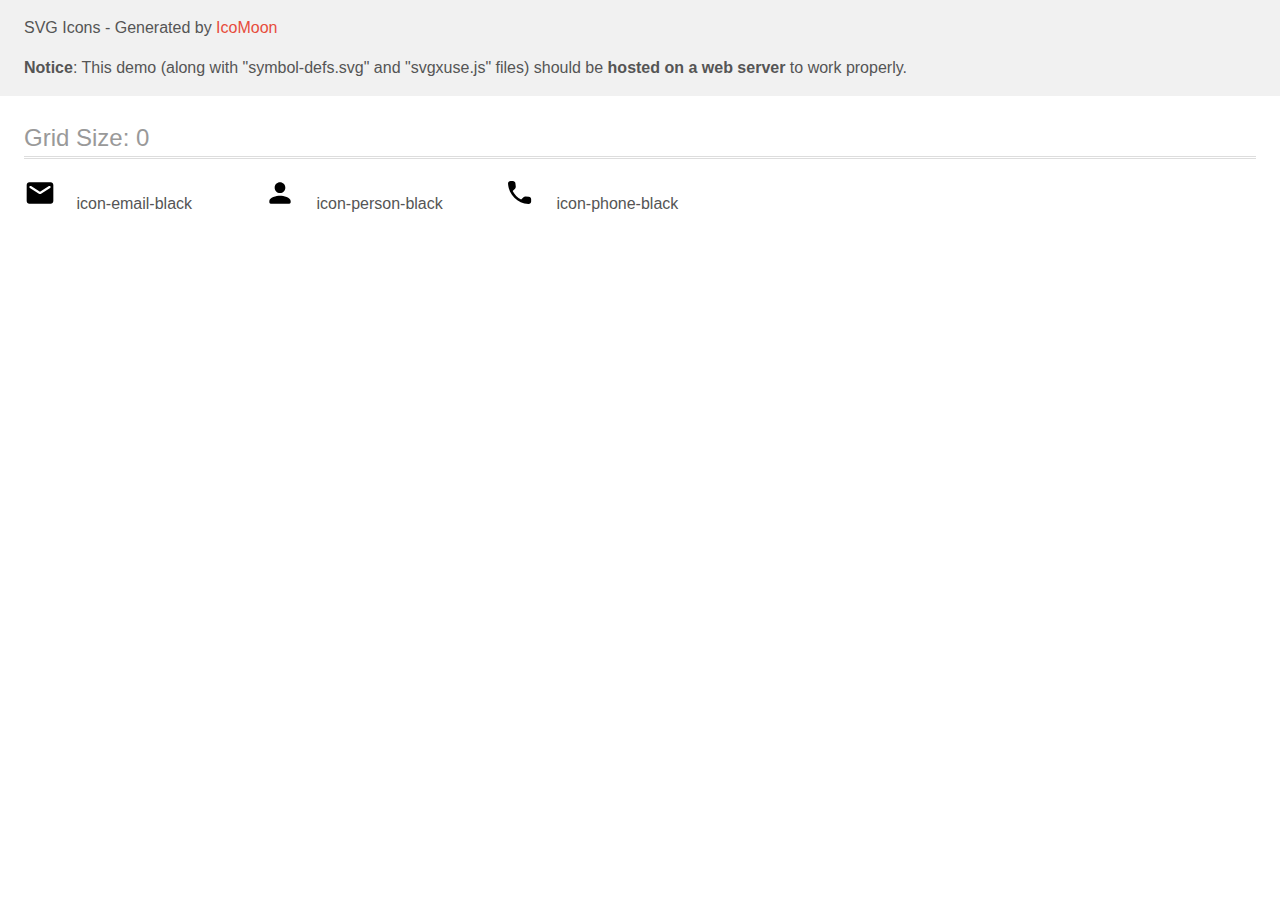
<file: images/original/Icon/icomoon2/demo-external-svg.html>
<!doctype html>
<html>
<head>
    <title>IcoMoon - SVG Icons</title>
    <meta charset="utf-8">
    <meta name="viewport" content="width=device-width, initial-scale=1">
    <link rel="stylesheet" href="demo-files/demo.css">
    <link rel="stylesheet" href="style.css">
</head>
<body>
<header class="bgc1 clearfix">
<div class="mhl">
    <p>SVG Icons - Generated by <a href="https://icomoon.io/app">IcoMoon</a></p><p><strong>Notice</strong>: This demo (along with "symbol-defs.svg" and "svgxuse.js" files) should be <b>hosted on a web server</b> to work properly.</p>
</div>
</header>
    <div class="clearfix mhl ptl">
        <h1 class="mvm mtn fgc1">Grid Size: 0</h1>
        <div class="glyph fs1">
            <div class="clearfix pbs">
                <svg class="icon icon-email-black"><use xlink:href="symbol-defs.svg#icon-email-black"></use></svg><span class="name"> icon-email-black</span>
            </div>
        </div>
        <div class="glyph fs1">
            <div class="clearfix pbs">
                <svg class="icon icon-person-black"><use xlink:href="symbol-defs.svg#icon-person-black"></use></svg><span class="name"> icon-person-black</span>
            </div>
        </div>
        <div class="glyph fs1">
            <div class="clearfix pbs">
                <svg class="icon icon-phone-black"><use xlink:href="symbol-defs.svg#icon-phone-black"></use></svg><span class="name"> icon-phone-black</span>
            </div>
        </div>
  </div>
<script defer src="svgxuse.js"></script>
</body>
</html>
</file>
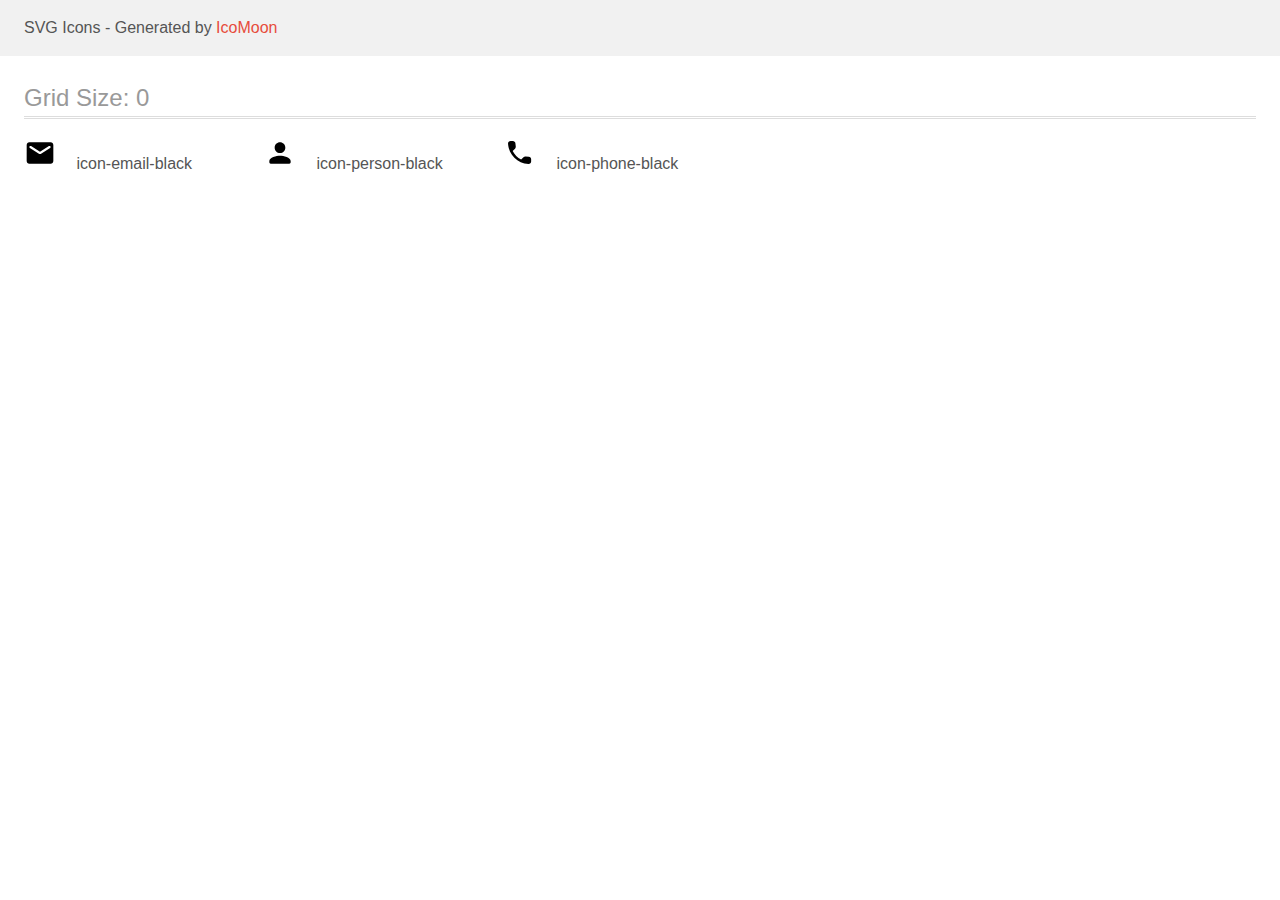
<file: images/original/Icon/icomoon2/demo.html>
<!doctype html>
<html>
<head>
    <title>IcoMoon - SVG Icons</title>
    <meta charset="utf-8">
    <meta name="viewport" content="width=device-width, initial-scale=1">
    <link rel="stylesheet" href="demo-files/demo.css">
    <link rel="stylesheet" href="style.css">
</head>
<body>
<svg aria-hidden="true" style="position: absolute; width: 0; height: 0; overflow: hidden;" version="1.1" xmlns="http://www.w3.org/2000/svg" xmlns:xlink="http://www.w3.org/1999/xlink">
<defs>
<symbol id="icon-email-black" viewBox="0 0 32 32">
<path d="M26.667 5.333h-21.333c-1.467 0-2.653 1.2-2.653 2.667l-0.013 16c0 1.467 1.2 2.667 2.667 2.667h21.333c1.467 0 2.667-1.2 2.667-2.667v-16c0-1.467-1.2-2.667-2.667-2.667zM26.133 11l-9.427 5.893c-0.427 0.267-0.987 0.267-1.413 0l-9.427-5.893c-0.333-0.213-0.533-0.573-0.533-0.96 0-0.893 0.973-1.427 1.733-0.96l8.933 5.587 8.933-5.587c0.76-0.467 1.733 0.067 1.733 0.96 0 0.387-0.2 0.747-0.533 0.96z"></path>
</symbol>
<symbol id="icon-person-black" viewBox="0 0 32 32">
<path d="M16 16c2.947 0 5.333-2.387 5.333-5.333s-2.387-5.333-5.333-5.333c-2.947 0-5.333 2.387-5.333 5.333s2.387 5.333 5.333 5.333zM16 18.667c-3.56 0-10.667 1.787-10.667 5.333v1.333c0 0.733 0.6 1.333 1.333 1.333h18.667c0.733 0 1.333-0.6 1.333-1.333v-1.333c0-3.547-7.107-5.333-10.667-5.333z"></path>
</symbol>
<symbol id="icon-phone-black" viewBox="0 0 32 32">
<path d="M24.882 19.773l-3.268-0.373c-0.785-0.090-1.557 0.18-2.11 0.733l-2.367 2.367c-3.641-1.853-6.626-4.825-8.478-8.478l2.38-2.38c0.553-0.553 0.823-1.325 0.733-2.11l-0.373-3.242c-0.154-1.299-1.248-2.277-2.56-2.277h-2.226c-1.454 0-2.663 1.209-2.573 2.663 0.682 10.987 9.469 19.761 20.443 20.443 1.454 0.090 2.663-1.119 2.663-2.573v-2.226c0.013-1.3-0.965-2.393-2.264-2.547z"></path>
</symbol>
</defs>
</svg>

<header class="bgc1 clearfix">
<div class="mhl">
    <p>SVG Icons - Generated by <a href="https://icomoon.io/app">IcoMoon</a></p>
</div>
</header>
    <div class="clearfix mhl ptl">
        <h1 class="mvm mtn fgc1">Grid Size: 0</h1>
        <div class="glyph fs1">
            <div class="clearfix pbs">
                <svg class="icon icon-email-black"><use xlink:href="#icon-email-black"></use></svg><span class="name"> icon-email-black</span>
            </div>
        </div>
        <div class="glyph fs1">
            <div class="clearfix pbs">
                <svg class="icon icon-person-black"><use xlink:href="#icon-person-black"></use></svg><span class="name"> icon-person-black</span>
            </div>
        </div>
        <div class="glyph fs1">
            <div class="clearfix pbs">
                <svg class="icon icon-phone-black"><use xlink:href="#icon-phone-black"></use></svg><span class="name"> icon-phone-black</span>
            </div>
        </div>
  </div>
<script defer src="svgxuse.js"></script>
</body>
</html>
</file>
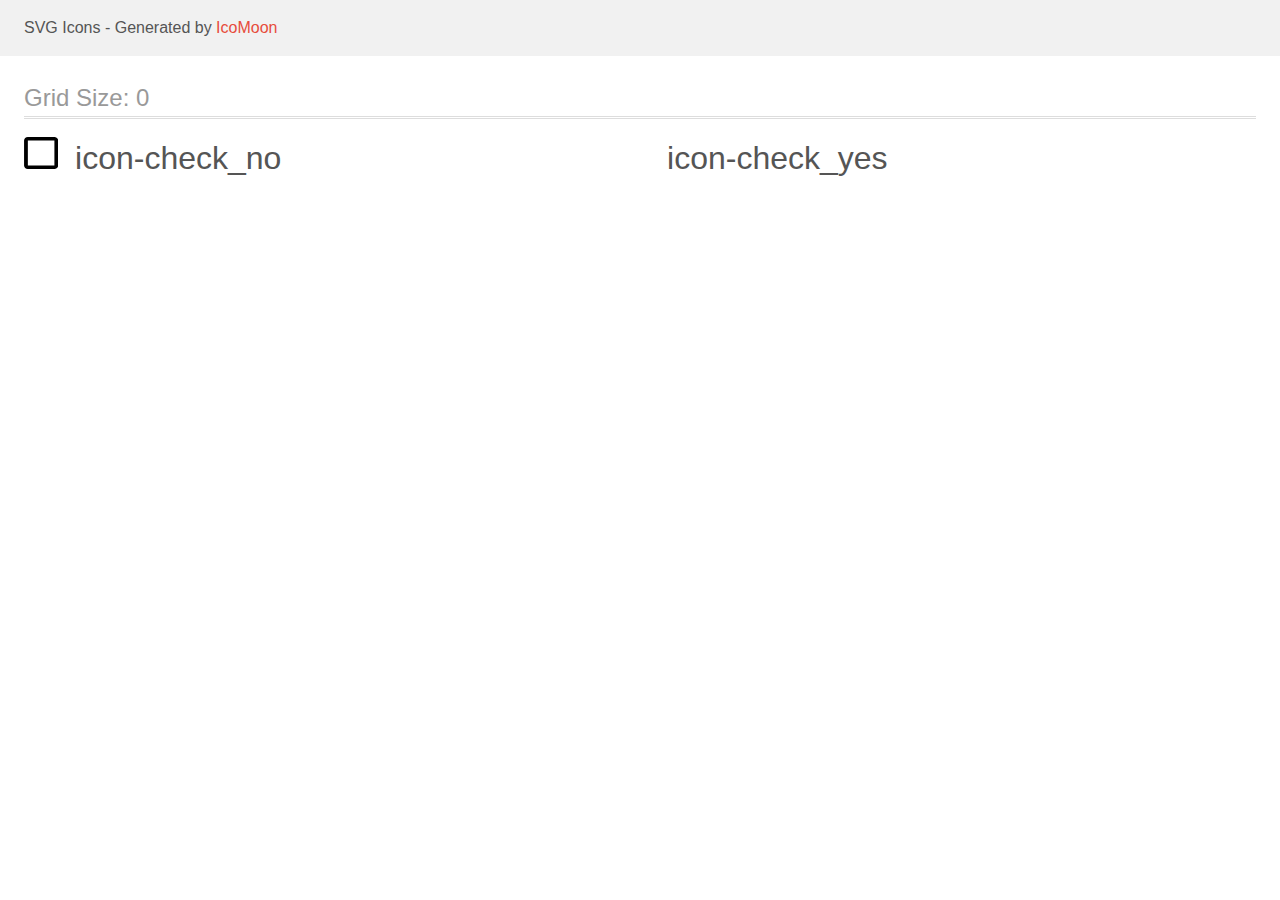
<file: images/original/Icon/icomoon3/demo.html>
<!doctype html>
<html>
<head>
    <title>IcoMoon - SVG Icons</title>
    <meta charset="utf-8">
    <meta name="viewport" content="width=device-width, initial-scale=1">
    <link rel="stylesheet" href="demo-files/demo.css">
    <link rel="stylesheet" href="style.css">
</head>
<body>
<svg aria-hidden="true" style="position: absolute; width: 0; height: 0; overflow: hidden;" version="1.1" xmlns="http://www.w3.org/2000/svg" xmlns:xlink="http://www.w3.org/1999/xlink">
<defs>
<symbol id="icon-check_no" viewBox="0 0 34 32">
<path d="M30.341 3.556v24.889h-26.548v-24.889h26.548zM30.341 0h-26.548c-2.086 0-3.793 1.6-3.793 3.556v24.889c0 1.956 1.707 3.556 3.793 3.556h26.548c2.086 0 3.793-1.6 3.793-3.556v-24.889c0-1.956-1.707-3.556-3.793-3.556z"></path>
</symbol>
<symbol id="icon-check_yes" viewBox="0 0 34 32">
<path fill="#fff" stroke="#fff" stroke-width="0.4267" stroke-miterlimit="4" stroke-linecap="butt" stroke-linejoin="miter" style="fill: var(--color1, #fff); stroke: var(--color1, #fff)" d="M8.442 16.537l-0.147-0.14-2.205 2.088 7.767 7.41 16.318-15.567-2.19-2.089-14.128 13.465-5.416-5.167z"></path>
</symbol>
</defs>
</svg>

<header class="bgc1 clearfix">
<div class="mhl">
    <p>SVG Icons - Generated by <a href="https://icomoon.io/app">IcoMoon</a></p>
</div>
</header>
    <div class="clearfix mhl ptl">
        <h1 class="mvm mtn fgc1">Grid Size: 0</h1>
        <div class="glyph fs1">
            <div class="clearfix pbs">
                <svg class="icon icon-check_no"><use xlink:href="#icon-check_no"></use></svg><span class="name"> icon-check_no</span>
            </div>
        </div>
        <div class="glyph fs1">
            <div class="clearfix pbs">
                <svg class="icon icon-check_yes"><use xlink:href="#icon-check_yes"></use></svg><span class="name"> icon-check_yes</span>
            </div>
        </div>
  </div>
<script defer src="svgxuse.js"></script>
</body>
</html>
</file>
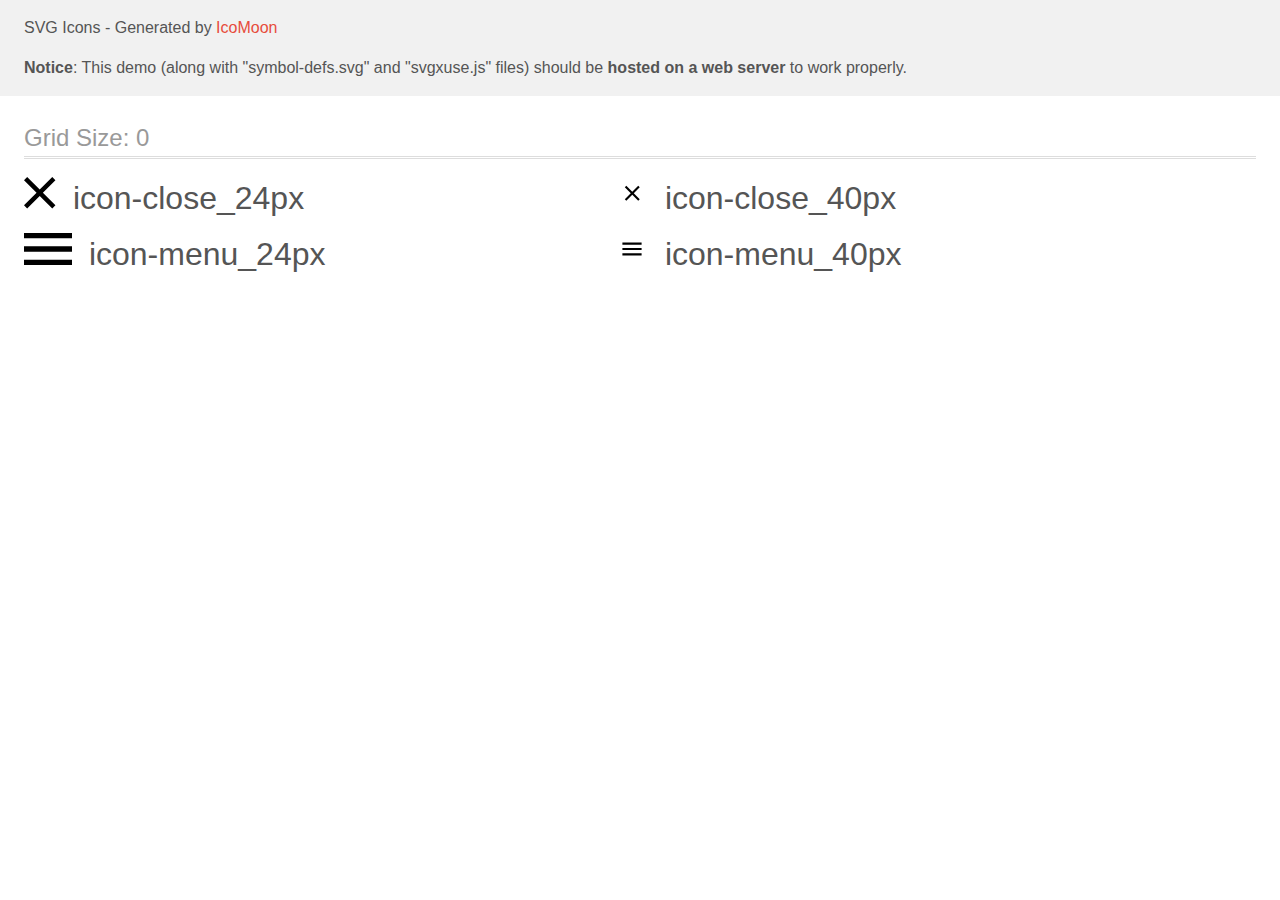
<file: images/original/Icon/icomoon4/demo-external-svg.html>
<!doctype html>
<html>
<head>
    <title>IcoMoon - SVG Icons</title>
    <meta charset="utf-8">
    <meta name="viewport" content="width=device-width, initial-scale=1">
    <link rel="stylesheet" href="demo-files/demo.css">
    <link rel="stylesheet" href="style.css">
</head>
<body>
<header class="bgc1 clearfix">
<div class="mhl">
    <p>SVG Icons - Generated by <a href="https://icomoon.io/app">IcoMoon</a></p><p><strong>Notice</strong>: This demo (along with "symbol-defs.svg" and "svgxuse.js" files) should be <b>hosted on a web server</b> to work properly.</p>
</div>
</header>
    <div class="clearfix mhl ptl">
        <h1 class="mvm mtn fgc1">Grid Size: 0</h1>
        <div class="glyph fs1">
            <div class="clearfix pbs">
                <svg class="icon icon-close_24px"><use xlink:href="symbol-defs.svg#icon-close_24px"></use></svg><span class="name"> icon-close_24px</span>
            </div>
        </div>
        <div class="glyph fs1">
            <div class="clearfix pbs">
                <svg class="icon icon-close_40px"><use xlink:href="symbol-defs.svg#icon-close_40px"></use></svg><span class="name"> icon-close_40px</span>
            </div>
        </div>
        <div class="glyph fs1">
            <div class="clearfix pbs">
                <svg class="icon icon-menu_24px"><use xlink:href="symbol-defs.svg#icon-menu_24px"></use></svg><span class="name"> icon-menu_24px</span>
            </div>
        </div>
        <div class="glyph fs1">
            <div class="clearfix pbs">
                <svg class="icon icon-menu_40px"><use xlink:href="symbol-defs.svg#icon-menu_40px"></use></svg><span class="name"> icon-menu_40px</span>
            </div>
        </div>
  </div>
<script defer src="svgxuse.js"></script>
</body>
</html>
</file>
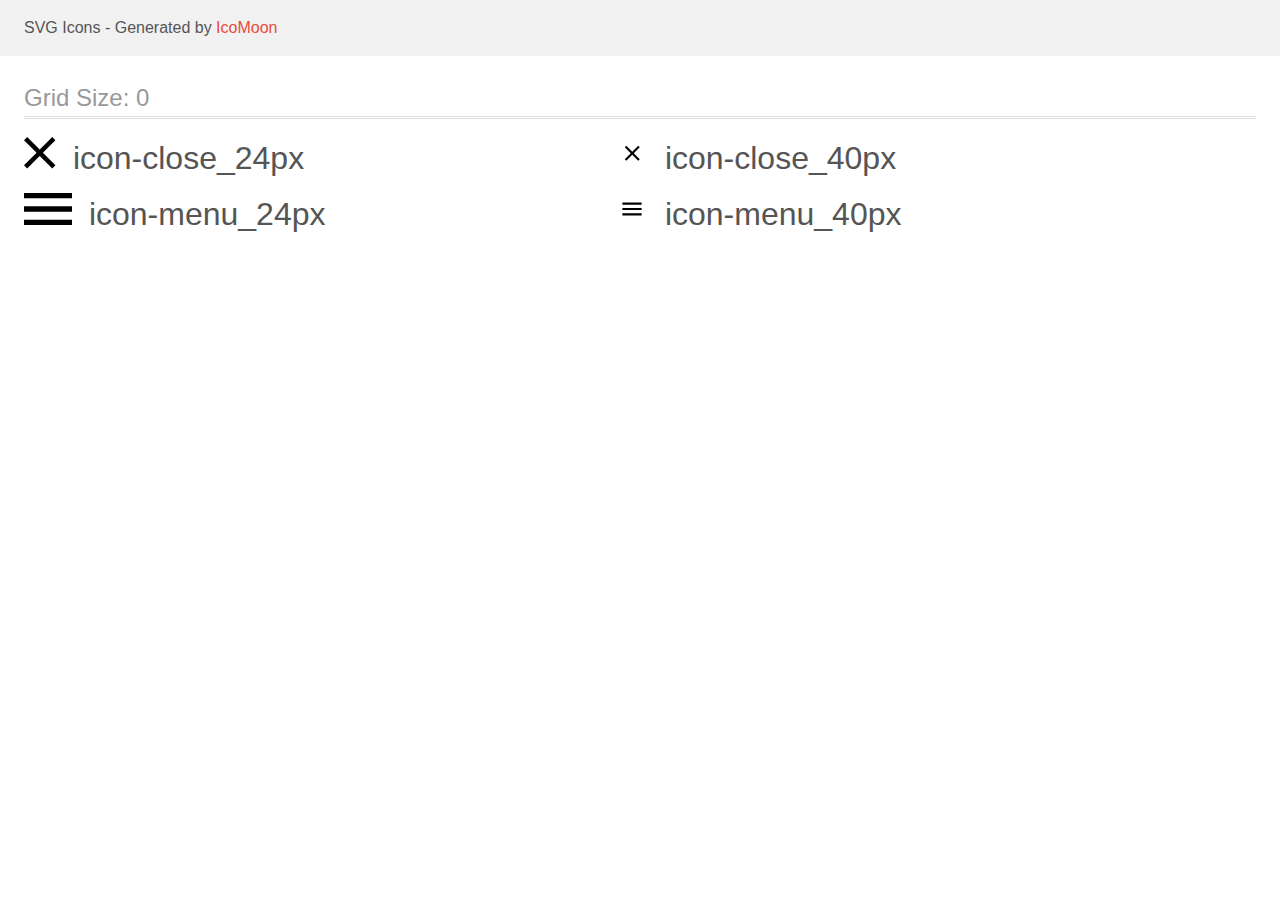
<file: images/original/Icon/icomoon4/demo.html>
<!doctype html>
<html>
<head>
    <title>IcoMoon - SVG Icons</title>
    <meta charset="utf-8">
    <meta name="viewport" content="width=device-width, initial-scale=1">
    <link rel="stylesheet" href="demo-files/demo.css">
    <link rel="stylesheet" href="style.css">
</head>
<body>
<svg aria-hidden="true" style="position: absolute; width: 0; height: 0; overflow: hidden;" version="1.1" xmlns="http://www.w3.org/2000/svg" xmlns:xlink="http://www.w3.org/1999/xlink">
<defs>
<symbol id="icon-close_24px" viewBox="0 0 32 32">
<path d="M31.439 3.166l-3.166-3.166-12.553 12.553-12.553-12.553-3.166 3.166 12.553 12.553-12.553 12.553 3.166 3.166 12.553-12.553 12.553 12.553 3.166-3.166-12.553-12.553 12.553-12.553z"></path>
</symbol>
<symbol id="icon-close_40px" viewBox="0 0 32 32">
<path d="M23.733 10.304l-1.504-1.504-5.963 5.963-5.963-5.963-1.504 1.504 5.963 5.963-5.963 5.963 1.504 1.504 5.963-5.963 5.963 5.963 1.504-1.504-5.963-5.963 5.963-5.963z"></path>
</symbol>
<symbol id="icon-menu_24px" viewBox="0 0 48 32">
<path d="M0 5.333v-5.333h48v5.333h-48zM0 18.667h48v-5.333h-48v5.333zM0 32h48v-5.333h-48v5.333z"></path>
</symbol>
<symbol id="icon-menu_40px" viewBox="0 0 32 32">
<path d="M6.4 11.733v-2.133h19.2v2.133h-19.2zM6.4 17.067h19.2v-2.133h-19.2v2.133zM6.4 22.4h19.2v-2.133h-19.2v2.133z"></path>
</symbol>
</defs>
</svg>

<header class="bgc1 clearfix">
<div class="mhl">
    <p>SVG Icons - Generated by <a href="https://icomoon.io/app">IcoMoon</a></p>
</div>
</header>
    <div class="clearfix mhl ptl">
        <h1 class="mvm mtn fgc1">Grid Size: 0</h1>
        <div class="glyph fs1">
            <div class="clearfix pbs">
                <svg class="icon icon-close_24px"><use xlink:href="#icon-close_24px"></use></svg><span class="name"> icon-close_24px</span>
            </div>
        </div>
        <div class="glyph fs1">
            <div class="clearfix pbs">
                <svg class="icon icon-close_40px"><use xlink:href="#icon-close_40px"></use></svg><span class="name"> icon-close_40px</span>
            </div>
        </div>
        <div class="glyph fs1">
            <div class="clearfix pbs">
                <svg class="icon icon-menu_24px"><use xlink:href="#icon-menu_24px"></use></svg><span class="name"> icon-menu_24px</span>
            </div>
        </div>
        <div class="glyph fs1">
            <div class="clearfix pbs">
                <svg class="icon icon-menu_40px"><use xlink:href="#icon-menu_40px"></use></svg><span class="name"> icon-menu_40px</span>
            </div>
        </div>
  </div>
<script defer src="svgxuse.js"></script>
</body>
</html>
</file>
<file: images/original/Icon/icomoon/demo-files/demo.css>
body {
  padding: 0;
  margin: 0;
  font-family: sans-serif;
  font-size: 1em;
  line-height: 1.5;
  color: #555;
  background: #fff;
}
h1 {
  font-size: 1.5em;
  font-weight: normal;
  box-shadow: 0 1px #ddd, 0 2px #fff, 0 3px #ddd;
}
small {
  font-size: .66666667em;
}
a {
  color: #e74c3c;
  text-decoration: none;
}
a:hover, a:focus {
  box-shadow: 0 1px #e74c3c;
}
.bshadow0, input {
  box-shadow: inset 0 -2px #e7e7e7;
}
input:hover {
  box-shadow: inset 0 -2px #ccc;
}
input, fieldset {
  font-size: 1em;
  margin: 0;
  padding: 0;
  border: 0;
}
input {
  color: inherit;
  line-height: 1.5;
  height: 1.5em;
  padding: .25em 0;
}
input:focus {
  outline: none;
  box-shadow: inset 0 -2px #449fdb;
}
.glyph {
  font-size: 16px;
  margin-right: 1.5em;
  float: left;
  width: 17em;
}
svg {
  color: #000;
}
.liga {
  width: 80%;
  width: calc(100% - 2.5em);
}
.talign-right {
  text-align: right;
}
.talign-center {
  text-align: center;
}
.bgc1 {
  background: #f1f1f1;
}
.fgc0 {
  color: #000;
}
.fgc1 {
  color: #999;
}
p {
  margin-top: 1em;
  margin-bottom: 1em;
}
.mvm {
  margin-top: .75em;
  margin-bottom: .75em;
}
.mtn {
  margin-top: 0;
}
.mtl, .mal {
  margin-top: 1.5em;
}
.mbl, .mal {
  margin-bottom: 1.5em;
}
.mal, .mhl {
  margin-left: 1.5em;
  margin-right: 1.5em;
}
.mhmm {
  margin-left: 1em;
  margin-right: 1em;
}
.ptl {
  padding-top: 1.5em;
}
.pbs, .pvs {
  padding-bottom: .25em;
}
.pvs, .pts {
  padding-top: .25em;
}
.unit {
  float: left;
}
.unitRight {
  float: right;
}
.size1of2 {
  width: 50%;
}
.size1of1 {
  width: 100%;
}
.clearfix:before, .clearfix:after {
  content: " ";
  display: table;
}
.clearfix:after {
  clear: both;
}
.hidden-true {
  display: none;
}
.textbox0 {
  width: 3em;
  background: #f1f1f1;
  padding: .25em .5em;
  line-height: 1.5;
  height: 1.5em;
}
.fs0 {
  font-size: 16px;
}
.fs1 {
  font-size: 32px;
}
.name {
  margin-left: .25em;
}
</file>
<file: images/original/Icon/icomoon/style.css>
.icon {
  display: inline-block;
  width: 1em;
  height: 1em;
  stroke-width: 0;
  stroke: currentColor;
  fill: currentColor;
}

/* ==========================================
Single-colored icons can be modified like so:
.icon-name {
  font-size: 32px;
  color: red;
}
========================================== */
</file>
<file: images/original/Icon/icomoon2/demo-files/demo.css>
body {
  padding: 0;
  margin: 0;
  font-family: sans-serif;
  font-size: 1em;
  line-height: 1.5;
  color: #555;
  background: #fff;
}
h1 {
  font-size: 1.5em;
  font-weight: normal;
  box-shadow: 0 1px #ddd, 0 2px #fff, 0 3px #ddd;
}
small {
  font-size: .66666667em;
}
a {
  color: #e74c3c;
  text-decoration: none;
}
a:hover, a:focus {
  box-shadow: 0 1px #e74c3c;
}
.bshadow0, input {
  box-shadow: inset 0 -2px #e7e7e7;
}
input:hover {
  box-shadow: inset 0 -2px #ccc;
}
input, fieldset {
  font-size: 1em;
  margin: 0;
  padding: 0;
  border: 0;
}
input {
  color: inherit;
  line-height: 1.5;
  height: 1.5em;
  padding: .25em 0;
}
input:focus {
  outline: none;
  box-shadow: inset 0 -2px #449fdb;
}
.glyph {
  font-size: 16px;
  margin-right: 1.5em;
  float: left;
  width: 6em;
}
svg {
  color: #000;
}
.liga {
  width: 80%;
  width: calc(100% - 2.5em);
}
.talign-right {
  text-align: right;
}
.talign-center {
  text-align: center;
}
.bgc1 {
  background: #f1f1f1;
}
.fgc0 {
  color: #000;
}
.fgc1 {
  color: #999;
}
p {
  margin-top: 1em;
  margin-bottom: 1em;
}
.mvm {
  margin-top: .75em;
  margin-bottom: .75em;
}
.mtn {
  margin-top: 0;
}
.mtl, .mal {
  margin-top: 1.5em;
}
.mbl, .mal {
  margin-bottom: 1.5em;
}
.mal, .mhl {
  margin-left: 1.5em;
  margin-right: 1.5em;
}
.mhmm {
  margin-left: 1em;
  margin-right: 1em;
}
.ptl {
  padding-top: 1.5em;
}
.pbs, .pvs {
  padding-bottom: .25em;
}
.pvs, .pts {
  padding-top: .25em;
}
.unit {
  float: left;
}
.unitRight {
  float: right;
}
.size1of2 {
  width: 50%;
}
.size1of1 {
  width: 100%;
}
.clearfix:before, .clearfix:after {
  content: " ";
  display: table;
}
.clearfix:after {
  clear: both;
}
.hidden-true {
  display: none;
}
.textbox0 {
  width: 3em;
  background: #f1f1f1;
  padding: .25em .5em;
  line-height: 1.5;
  height: 1.5em;
}
.fs0 {
  font-size: 16px;
}
.fs1 {
  font-size: 32px;
}
.name {
  font-size: 0.5em;
  margin-left: 1em;
}
</file>
<file: images/original/Icon/icomoon2/style.css>
.icon {
  display: inline-block;
  width: 1em;
  height: 1em;
  stroke-width: 0;
  stroke: currentColor;
  fill: currentColor;
}

/* ==========================================
Single-colored icons can be modified like so:
.icon-name {
  font-size: 32px;
  color: red;
}
========================================== */
</file>
<file: images/original/Icon/icomoon3/demo-files/demo.css>
body {
  padding: 0;
  margin: 0;
  font-family: sans-serif;
  font-size: 1em;
  line-height: 1.5;
  color: #555;
  background: #fff;
}
h1 {
  font-size: 1.5em;
  font-weight: normal;
  box-shadow: 0 1px #ddd, 0 2px #fff, 0 3px #ddd;
}
small {
  font-size: .66666667em;
}
a {
  color: #e74c3c;
  text-decoration: none;
}
a:hover, a:focus {
  box-shadow: 0 1px #e74c3c;
}
.bshadow0, input {
  box-shadow: inset 0 -2px #e7e7e7;
}
input:hover {
  box-shadow: inset 0 -2px #ccc;
}
input, fieldset {
  font-size: 1em;
  margin: 0;
  padding: 0;
  border: 0;
}
input {
  color: inherit;
  line-height: 1.5;
  height: 1.5em;
  padding: .25em 0;
}
input:focus {
  outline: none;
  box-shadow: inset 0 -2px #449fdb;
}
.glyph {
  font-size: 16px;
  margin-right: 1.5em;
  float: left;
  width: 17em;
}
svg {
  color: #000;
}
.liga {
  width: 80%;
  width: calc(100% - 2.5em);
}
.talign-right {
  text-align: right;
}
.talign-center {
  text-align: center;
}
.bgc1 {
  background: #f1f1f1;
}
.fgc0 {
  color: #000;
}
.fgc1 {
  color: #999;
}
p {
  margin-top: 1em;
  margin-bottom: 1em;
}
.mvm {
  margin-top: .75em;
  margin-bottom: .75em;
}
.mtn {
  margin-top: 0;
}
.mtl, .mal {
  margin-top: 1.5em;
}
.mbl, .mal {
  margin-bottom: 1.5em;
}
.mal, .mhl {
  margin-left: 1.5em;
  margin-right: 1.5em;
}
.mhmm {
  margin-left: 1em;
  margin-right: 1em;
}
.ptl {
  padding-top: 1.5em;
}
.pbs, .pvs {
  padding-bottom: .25em;
}
.pvs, .pts {
  padding-top: .25em;
}
.unit {
  float: left;
}
.unitRight {
  float: right;
}
.size1of2 {
  width: 50%;
}
.size1of1 {
  width: 100%;
}
.clearfix:before, .clearfix:after {
  content: " ";
  display: table;
}
.clearfix:after {
  clear: both;
}
.hidden-true {
  display: none;
}
.textbox0 {
  width: 3em;
  background: #f1f1f1;
  padding: .25em .5em;
  line-height: 1.5;
  height: 1.5em;
}
.fs0 {
  font-size: 16px;
}
.fs1 {
  font-size: 32px;
}
.name {
  margin-left: .25em;
}
</file>
<file: images/original/Icon/icomoon3/style.css>
.icon {
  display: inline-block;
  width: 1em;
  height: 1em;
  stroke-width: 0;
  stroke: currentColor;
  fill: currentColor;
}

/* ==========================================
Single-colored icons can be modified like so:
.icon-name {
  font-size: 32px;
  color: red;
}
========================================== */

.icon-check_no {
  width: 1.06640625em;
}

.icon-check_yes {
  width: 1.06640625em;
}
</file>
<file: images/original/Icon/icomoon4/demo-files/demo.css>
body {
  padding: 0;
  margin: 0;
  font-family: sans-serif;
  font-size: 1em;
  line-height: 1.5;
  color: #555;
  background: #fff;
}
h1 {
  font-size: 1.5em;
  font-weight: normal;
  box-shadow: 0 1px #ddd, 0 2px #fff, 0 3px #ddd;
}
small {
  font-size: .66666667em;
}
a {
  color: #e74c3c;
  text-decoration: none;
}
a:hover, a:focus {
  box-shadow: 0 1px #e74c3c;
}
.bshadow0, input {
  box-shadow: inset 0 -2px #e7e7e7;
}
input:hover {
  box-shadow: inset 0 -2px #ccc;
}
input, fieldset {
  font-size: 1em;
  margin: 0;
  padding: 0;
  border: 0;
}
input {
  color: inherit;
  line-height: 1.5;
  height: 1.5em;
  padding: .25em 0;
}
input:focus {
  outline: none;
  box-shadow: inset 0 -2px #449fdb;
}
.glyph {
  font-size: 16px;
  margin-right: 1.5em;
  float: left;
  width: 17em;
}
svg {
  color: #000;
}
.liga {
  width: 80%;
  width: calc(100% - 2.5em);
}
.talign-right {
  text-align: right;
}
.talign-center {
  text-align: center;
}
.bgc1 {
  background: #f1f1f1;
}
.fgc0 {
  color: #000;
}
.fgc1 {
  color: #999;
}
p {
  margin-top: 1em;
  margin-bottom: 1em;
}
.mvm {
  margin-top: .75em;
  margin-bottom: .75em;
}
.mtn {
  margin-top: 0;
}
.mtl, .mal {
  margin-top: 1.5em;
}
.mbl, .mal {
  margin-bottom: 1.5em;
}
.mal, .mhl {
  margin-left: 1.5em;
  margin-right: 1.5em;
}
.mhmm {
  margin-left: 1em;
  margin-right: 1em;
}
.ptl {
  padding-top: 1.5em;
}
.pbs, .pvs {
  padding-bottom: .25em;
}
.pvs, .pts {
  padding-top: .25em;
}
.unit {
  float: left;
}
.unitRight {
  float: right;
}
.size1of2 {
  width: 50%;
}
.size1of1 {
  width: 100%;
}
.clearfix:before, .clearfix:after {
  content: " ";
  display: table;
}
.clearfix:after {
  clear: both;
}
.hidden-true {
  display: none;
}
.textbox0 {
  width: 3em;
  background: #f1f1f1;
  padding: .25em .5em;
  line-height: 1.5;
  height: 1.5em;
}
.fs0 {
  font-size: 16px;
}
.fs1 {
  font-size: 32px;
}
.name {
  margin-left: .25em;
}
</file>
<file: images/original/Icon/icomoon4/style.css>
.icon {
  display: inline-block;
  width: 1em;
  height: 1em;
  stroke-width: 0;
  stroke: currentColor;
  fill: currentColor;
}

/* ==========================================
Single-colored icons can be modified like so:
.icon-name {
  font-size: 32px;
  color: red;
}
========================================== */

.icon-menu_24px {
  width: 1.5em;
}
</file>
<file: css/main.min.css>
/*! modern-normalize v1.1.0 | MIT License | https://github.com/sindresorhus/modern-normalize */*,::before,::after{box-sizing:border-box}html{-moz-tab-size:4;-o-tab-size:4;tab-size:4}html{line-height:1.15;-webkit-text-size-adjust:100%}body{margin:0}body{font-family:system-ui,-apple-system,"Segoe UI",Roboto,Helvetica,Arial,sans-serif,"Apple Color Emoji","Segoe UI Emoji"}hr{height:0;color:inherit}abbr[title]{-webkit-text-decoration:underline dotted;text-decoration:underline dotted}b,strong{font-weight:bolder}code,kbd,samp,pre{font-family:ui-monospace,SFMono-Regular,Consolas,"Liberation Mono",Menlo,monospace;font-size:1em}small{font-size:80%}sub,sup{font-size:75%;line-height:0;position:relative;vertical-align:baseline}sub{bottom:-0.25em}sup{top:-0.5em}table{text-indent:0;border-color:inherit}button,input,optgroup,select,textarea{font-family:inherit;font-size:100%;line-height:1.15;margin:0}button,select{text-transform:none}button,[type=button],[type=reset],[type=submit]{-webkit-appearance:button}::-moz-focus-inner{border-style:none;padding:0}:-moz-focusring{outline:1px dotted ButtonText}:-moz-ui-invalid{box-shadow:none}legend{padding:0}progress{vertical-align:baseline}::-webkit-inner-spin-button,::-webkit-outer-spin-button{height:auto}[type=search]{-webkit-appearance:textfield;outline-offset:-2px}::-webkit-search-decoration{-webkit-appearance:none}::-webkit-file-upload-button{-webkit-appearance:button;font:inherit}summary{display:list-item}ul,li,h1,h2,h3,h4,p{margin:0;padding:0}li{list-style:none}a{text-decoration:none;color:inherit}.logo{font-size:26px;font-family:Raleway;font-weight:700;line-height:1.19;letter-spacing:.03em;color:#2196f3}.logo__text--header{color:#000}.logo__text--footer{color:#fff}.page-header{position:relative;height:100%}.nav{display:flex;justify-content:space-between;align-items:center;height:100%}.company-logo{display:block;background-color:#2196f3;padding:10px;color:#fff}.menu-button{display:flex;padding:0;margin:0;border:none;background-color:rgba(0,0,0,0);cursor:pointer;z-index:2}.menu-button__icon-cross{display:none;transition-property:fill;transition-duration:250ms;transition-timing-function:cubic-bezier(0.4, 0, 0.2, 1)}.menu-button.is-open .menu-button__icon-cross{display:block}.menu-button:hover .menu-button__icon-cross,.menu-button:focus .menu-button__icon-cross{fill:#2196f3}.menu-button__icon-menu{transition-property:fill;transition-duration:250ms;transition-timing-function:cubic-bezier(0.4, 0, 0.2, 1)}.menu-button.is-open .menu-button__icon-menu{display:none}.menu-button:hover .menu-button__icon-menu,.menu-button:focus .menu-button__icon-menu{fill:#2196f3}@media screen and (min-width: 768px){.menu-button{display:none}}.menu-container{display:none;position:absolute;top:0;right:0;background-color:#fff;width:100%;height:100vh;z-index:1;padding:48px 40px;overflow:hidden}@media screen and (max-width: 479px){.menu-container{padding:40px 15px}}.menu-container.is-open{display:flex;gap:30px;justify-content:space-between}@media screen and (max-width: 767px){.menu-container.is-open{flex-direction:column}}@media screen and (min-width: 768px){.menu-container{height:100%;position:static;display:flex;padding:0;margin-left:87px;justify-content:space-between}.menu-container.is-open{display:flex}}@media screen and (min-width: 1200px){.menu-container{margin-left:92px}}.nav-list{font-weight:500;font-size:40px;line-height:1.17;text-align:center;letter-spacing:.02em}@media screen and (min-width: 768px){.nav-list{display:flex;flex-direction:row;margin:0;padding:0;gap:50px;align-items:center;font-size:14px;line-height:1.14}}@media screen and (max-width: 767px){.nav-list--mobile{display:flex;flex-direction:column;align-items:flex-start;gap:32px}}.nav-list__item:focus{color:#2196f3;font-size:33px}.nav-list__link{transition-property:color;transition-duration:250ms;transition-timing-function:cubic-bezier(0.4, 0, 0.2, 1);color:inherit;position:relative}.nav-list__link:hover,.nav-list__link:focus{color:#2196f3}.nav-list__link--active{color:#2196f3}@media screen and (min-width: 768px){.nav-list__link--active::after{content:"";width:100%;height:4px;position:absolute;left:50%;bottom:-32px;border-radius:4px;background-color:#2196f3;transform:translateX(-50%)}}@media screen and (min-width: 768px){.menu-wrap{display:flex}}.contacts-list{font-weight:500;font-size:24px;line-height:1.17;letter-spacing:.02em;color:rgba(255,255,255,.6)}@media screen and (max-width: 479px){.contacts-list{font-size:20px}}@media screen and (min-width: 768px){.contacts-list{display:flex;flex-direction:column-reverse;justify-content:center;gap:10px;font-size:12px}}@media screen and (min-width: 1200px){.contacts-list{flex-direction:row-reverse;align-items:center;gap:30px}}@media screen and (max-width: 479px){.contacts-list--mobile{text-align:left}}@media screen and (min-width: 480px)and (max-width: 767px){.contacts-list--mobile{display:flex;flex-direction:column;align-items:flex-start;justify-content:space-between;gap:32px}}.contacts-list__item{color:#757575}.contacts-list__item--active{color:#2196f3}.contacts-list__item--accent{line-height:1.17;letter-spacing:.02em}@media screen and (max-width: 479px){.contacts-list__item--accent{margin-bottom:32px}}@media screen and (max-width: 767px){.contacts-list__item--accent{color:#2196f3;font-size:27px}}@media screen and (min-width: 480px)and (max-width: 767px){.contacts-list__item--accent{font-size:34px}}.contacts-list__icon{display:none;fill:#757575;transition-property:fill;transition-duration:250ms;transition-timing-function:cubic-bezier(0.4, 0, 0.2, 1)}.contacts-list__link:hover .contacts-list__icon,.contacts-list__link:focus .contacts-list__icon{fill:#2196f3}@media screen and (min-width: 768px){.contacts-list__icon{display:block}}.contacts-list__link{transition:color 250ms ease-in}.contacts-list__link:hover,.contacts-list__link:focus{color:#2196f3}.contacts-list__link--accent{color:#fff}@media screen and (min-width: 768px){.contacts-list__link{display:flex;align-items:center;gap:8px}}@media screen and (min-width: 1200px){.contacts-list__link{gap:10px}}@media screen and (min-width: 1200px){.contacts-list__text{font-size:14px;line-height:1.14}}.hero{display:flex;justify-content:center;align-items:center;flex-direction:column;height:100%}.hero__text{font-weight:900;font-size:26px;line-height:1.61;text-align:center;letter-spacing:.06em;text-transform:uppercase;color:#fff}@media screen and (min-width: 768px){.hero__text{font-size:26px;width:360px}}@media screen and (min-width: 1200px){.hero__text{font-size:44px;line-height:1.36;width:696px}}.modal-container{padding:40px;height:100%}@media screen and (max-width: 479px){.modal-container{padding:40px 15px}}.backdrop{display:inline-block;position:fixed;width:100%;height:100%;z-index:101;overflow-y:scroll;background-color:rgba(0,0,0,.1)}.backdrop--hidden{opacity:0;pointer-events:none;visibility:hidden}.modal{display:flex;flex-direction:column;position:absolute;width:450px;height:609px;left:50%;top:50%;opacity:1;background:#fff;box-shadow:0px 1px 3px rgba(0,0,0,.12),0px 1px 1px rgba(0,0,0,.14),0px 2px 1px rgba(0,0,0,.2);border-radius:4px;transform:translate(-50%, -50%) scale(1);transition-property:transform opacity;transition-duration:250ms;transition-timing-function:cubic-bezier(0.4, 0, 0.2, 1)}@media screen and (max-width: 479px){.modal{width:290px;height:520px}}@media screen and (min-width: 1200px){.modal{width:528px;height:581px}}.modal--hidden{opacity:0;transform:translate(-50%, -50%) scale(1.15)}.modal__header{font-weight:700;font-size:20px;line-height:1.5;text-align:center;letter-spacing:.03em;color:#212121}@media screen and (max-width: 479px){.modal__header{font-size:16px}}@media screen and (min-width: 1200px){.modal__header{line-height:1.15}}.modal-list{margin-top:30px;text-align:center}.modal-list__item{position:relative;margin-top:28px}.modal-list__item--policy{margin-top:20px}.modal-list__placeholder{position:absolute;top:-18px;left:0;font-weight:400;font-size:12px;line-height:1.16;letter-spacing:.01em;color:#757575}.modal-list__placeholder--checkbox{position:static;display:flex;width:16px;height:15px;border:2px solid #212121;border-radius:4px;transition-property:background-color border-color;transition-duration:250ms;transition-timing-function:cubic-bezier(0.4, 0, 0.2, 1)}@media screen and (max-width: 479px){.modal-list__placeholder--checkbox{position:absolute;top:25%;transform:translateY(-50%)}}.modal-list__input--checkbox:checked~.modal-list__placeholder--checkbox{background-color:#2196f3;border-color:#2196f3;background-origin:border-box}.modal-list__icon{position:absolute;top:50%;left:0;margin-left:12px;transform:translateY(-50%);transition-property:fill;transition-duration:250ms;transition-timing-function:cubic-bezier(0.4, 0, 0.2, 1)}.modal-list__input:hover~.modal-list__icon,.modal-list__input:focus~.modal-list__icon{fill:#2196f3}.modal-list__icon--checked{margin:0;position:absolute;top:50%;left:0;fill:none;opacity:0;transform:translateY(-50%);transition-property:opacity;transition-duration:250ms;transition-timing-function:cubic-bezier(0.4, 0, 0.2, 1)}@media screen and (max-width: 479px){.modal-list__icon--checked{top:25%}}@media screen and (min-width: 1200px){.modal-list__icon--checked{left:20px}}.modal-list__input--checkbox:checked~.modal-list__icon--checked{fill:#fff;opacity:1}.modal-list__input{width:448px;height:40px;padding-left:42px;border:1px solid rgba(33,33,33,.2);border-radius:4px;transition-property:border-color;transition-duration:250ms;transition-timing-function:cubic-bezier(0.4, 0, 0.2, 1)}@media screen and (max-width: 479px){.modal-list__input{height:30px}}.modal-list__input:hover,.modal-list__input:focus{border-color:#2196f3;outline:none}.modal-list__input--textarea{height:120px;resize:none;padding:12px 16px}@media screen and (max-width: 479px){.modal-list__input--textarea{height:80px}}.modal-list__input--textarea::-moz-placeholder{font-weight:400;font-size:12px;line-height:14px;letter-spacing:.01em;color:rgba(117,117,117,.5)}.modal-list__input--textarea:-ms-input-placeholder{font-weight:400;font-size:12px;line-height:14px;letter-spacing:.01em;color:rgba(117,117,117,.5)}.modal-list__input--textarea::placeholder{font-weight:400;font-size:12px;line-height:14px;letter-spacing:.01em;color:rgba(117,117,117,.5)}.modal-list__input--checkbox{position:absolute;width:1px;height:1px;overflow:hidden;clip:rect(0 0 0 0)}.modal-list__text{margin-left:8px;font-weight:400;font-size:12px;line-height:1.17;letter-spacing:.03em;color:#757575}@media screen and (max-width: 479px){.modal-list__text{margin-left:20px}}@media screen and (min-width: 1200px){.modal-list__text{font-size:14px;line-height:1.71}}.modal-list__link{text-decoration:underline;text-underline-offset:3px;color:#2196f3}.modal-list__label{position:relative;display:flex}.modal-list__label--policy{display:flex;align-items:center}@media screen and (min-width: 1200px){.modal-list__label--policy{justify-content:center}}.button--modal-btn{width:200px;height:50px;font-weight:700;font-size:16px;line-height:1.88;letter-spacing:.06em;color:#fff;text-align:center;cursor:pointer;border:none;background:#2196f3;box-shadow:0px 4px 4px rgba(0,0,0,.15);border-radius:4px;transition-property:background-color;transition-duration:250ms;transition-timing-function:cubic-bezier(0.4, 0, 0.2, 1)}.button--modal-btn:hover,.button--modal-btn:focus{background-color:#188ce8}.modal-close{display:flex;justify-content:center;align-items:center;position:absolute;top:0;right:0;margin-right:8px;margin-top:8px;width:30px;height:30px;cursor:pointer;border-radius:50%;border:1px solid rgba(0,0,0,.1)}.modal-close__icon{fill:#212121;transition-property:fill;transition-duration:250ms;transition-timing-function:cubic-bezier(0.4, 0, 0.2, 1)}.modal-close:hover .modal-close__icon{fill:#2196f3}.features{display:flex;flex-wrap:wrap;gap:30px}@media screen and (min-width: 768px){.features{display:flex;flex-wrap:wrap;flex-direction:row;gap:30px}}@media screen and (max-width: 767px){.features__item{width:100%}}@media screen and (min-width: 768px){.features__item{width:354px}}@media screen and (min-width: 1200px){.features__item{width:270px}}.features__icon-container{display:flex;justify-content:center;align-items:center;height:120px;border-radius:4px;background-color:#f5f4f4}.features__label{margin-top:30px;font-size:14px;line-height:1.14;letter-spacing:.03em;text-align:center}@media screen and (min-width: 768px){.features__label{text-align:left}}.features__text{margin-top:10px;color:#757575;line-height:1.71;letter-spacing:.03em}.job{display:flex;margin-top:50px;gap:30px}.job__item{position:relative}.job__image,.job__link{display:block}.job__label-container{display:flex;justify-content:center;align-items:center;position:absolute;width:100%;height:70px;left:0;bottom:0;background:rgba(47,48,58,.8)}.job__label{font-weight:700;font-size:14px;line-height:1.14;text-align:center;letter-spacing:.03em;text-transform:uppercase;color:#fff}.section--team{background-color:#f5f4f4}.team-list{margin-top:30px;display:flex;flex-wrap:wrap;gap:30px}.team-list__item{display:flex;flex-direction:column;align-items:center;width:100%;padding-bottom:24px;text-align:center;background-color:#fff;box-shadow:0px 1px 3px rgba(0,0,0,.12),0px 1px 1px rgba(0,0,0,.14),0px 2px 1px rgba(0,0,0,.2);border-radius:0px 0px 4px 4px}.team-list__item:last-child{margin-right:0}@media screen and (min-width: 768px){.team-list__item{width:354px}}@media screen and (min-width: 1200px){.team-list__item{width:270px}}.team-list__image{display:block}@media screen and (max-width: 479px){.team-list__image{width:100%;height:100%}}@media screen and (min-width: 480px){.team-list__image{width:450px;height:460px}}@media screen and (min-width: 768px){.team-list__image{width:354px;height:374px}}@media screen and (min-width: 1200px){.team-list__image{width:270px;height:260px}}.team-list__meta{padding:30px 5px 0 5px}.team-list__name{font-weight:500;font-size:16px;line-height:1.19;letter-spacing:.03em;color:#212121}.team-list__position{margin-top:10px;font-size:16px;line-height:1.19;letter-spacing:.03em;color:#757575}.socials-text{display:none;margin-top:64px;font-weight:500;font-size:18px;line-height:1.22;letter-spacing:.02em;color:#2196f3}@media screen and (max-width: 479px){.socials-text{flex-wrap:wrap;font-size:13px}}@media screen and (max-width: 568px){.socials-text{margin-left:0px}}@media screen and (max-width: 767px){.socials-text{display:flex;gap:10px}}.socials-text__item{display:block;height:22px;padding-right:10px}.socials-text__item:not(:last-child){border-right:1px solid rgba(33,33,33,.2)}.socials-text__link{text-decoration:underline;-webkit-text-decoration-color:rgba(0,0,0,0);text-decoration-color:rgba(0,0,0,0);text-underline-offset:7px;transition:-webkit-text-decoration-color 250ms ease-in;transition:text-decoration-color 250ms ease-in;transition:text-decoration-color 250ms ease-in, -webkit-text-decoration-color 250ms ease-in}.socials-text__link:hover,.socials-text__link:focus{-webkit-text-decoration-color:#2196f3;text-decoration-color:#2196f3}.socials-list{display:flex;justify-content:space-between;width:206px}@media screen and (max-width: 767px){.socials-list{margin-left:auto;margin-right:auto}}.socials-list--team{margin-top:16px}.socials-list--footer{padding:0;margin-top:20px}.socials-list__link{display:flex;height:44px;width:44px;justify-content:center;align-items:center;border-radius:50%;border:none;transition-property:background-color;transition-duration:250ms;transition-timing-function:cubic-bezier(0.4, 0, 0.2, 1)}.socials-list__link:hover{background-color:#2196f3}.socials-list__link:focus{background-color:#2196f3;outline:none}.socials-list__link--footer{background-color:rgba(255,255,255,.1)}.socials-list__icon{fill:#afb1b8;transition-property:fill;transition-duration:250ms;transition-timing-function:cubic-bezier(0.4, 0, 0.2, 1)}.socials-list__link:hover .socials-list__icon{fill:#fff}.socials-list__link:focus .socials-list__icon{fill:#fff}.socials-list__icon--footer{fill:#fff}.social-block{text-align:center}@media screen and (max-width: 767px){.social-block{margin-top:60px}}@media screen and (min-width: 768px){.social-block{margin-top:5px}}@media screen and (min-width: 1200px){.social-block{margin-left:70px;margin-top:12px}}.social-block__header{text-transform:uppercase;font-size:14px;font-weight:700;line-height:1.14;letter-spacing:.03em;color:#fff}.clients-list{margin-top:30px}@media screen and (max-width: 479px){.clients-list{display:inline-block;margin-bottom:-30px}}@media screen and (min-width: 480px){.clients-list{display:flex;flex-wrap:wrap;gap:30px}}@media screen and (min-width: 1200px){.clients-list{margin-top:50px}}.clients-list__link{display:flex;width:210px;height:92px;justify-content:center;align-items:center;border-radius:4px;border:1px solid #afb1b8;transition-property:border-color;transition-duration:250ms;transition-timing-function:cubic-bezier(0.4, 0, 0.2, 1)}@media screen and (min-width: 768px){.clients-list__link{width:226px}}@media screen and (min-width: 1200px){.clients-list__link{width:170px}}.clients-list__link:hover{border-color:#2196f3}.clients-list__link:focus{border-color:#2196f3;outline:none}@media screen and (max-width: 479px){.clients-list__item{margin-bottom:30px}}.clients-list__icon{fill:#afb1b8;transition-property:fill;transition-duration:250ms;transition-timing-function:cubic-bezier(0.4, 0, 0.2, 1)}.clients-list__link:hover .clients-list__icon{fill:#2196f3}.clients-list__link:focus .clients-list__icon{fill:#2196f3}@media screen and (min-width: 768px){.footer{display:flex}}@media screen and (min-width: 768px)and (max-width: 1199px){.footer{flex-direction:row;align-items:flex-start;flex-wrap:wrap;justify-content:center;-moz-column-gap:165px;column-gap:165px;row-gap:60px}}.footer-address{text-align:center}@media screen and (min-width: 1200px){.footer-address{text-align:left;width:231px}}.footer-contacts{display:flex;gap:8px;flex-direction:column;margin-top:20px;font-style:normal;font-weight:400;font-size:14px;line-height:1.71;text-align:center;letter-spacing:.03em}@media screen and (min-width: 1200px){.footer-contacts{gap:9px;text-align:left;width:231px}}.footer-contacts__item{color:rgba(255,255,255,.6)}.footer-contacts__item--active{color:#2196f3}.footer-contacts__icon{display:none;fill:#757575;transition-property:fill;transition-duration:250ms;transition-timing-function:cubic-bezier(0.4, 0, 0.2, 1)}.contacts-list__link:hover .footer-contacts__icon,.contacts-list__link:focus .footer-contacts__icon{fill:#2196f3}.footer-contacts__link{transition-property:color;transition-duration:250ms;transition-timing-function:cubic-bezier(0.4, 0, 0.2, 1)}.footer-contacts__link:hover,.footer-contacts__link:focus{color:#2196f3}.footer-contacts__link--accent{color:#fff}.button{width:200px;padding:10px 0;font-weight:700;font-size:16px;line-height:1.88;letter-spacing:.06em;color:#fff;cursor:pointer;border:none;box-shadow:0px 4px 4px rgba(0,0,0,.15);border-radius:4px;background-color:#2196f3;transition-property:background-color;transition-duration:250ms;transition-timing-function:cubic-bezier(0.4, 0, 0.2, 1)}.button:hover,.button:focus{background-color:#188ce8}.button__icon--footer{margin-left:10px;fill:#fff}.button--subscription{display:flex;justify-content:center;align-items:center}@media screen and (max-width: 1199px){.button--subscription{margin-top:20px}}@media screen and (min-width: 1200px){.button--subscription{margin-left:12px}}.button--hero{width:216px;margin-top:30px}.subscription-block{width:100%;text-align:center}@media screen and (min-width: 1200px){.subscription-block{margin-top:12px;text-align:left;margin-left:93px}}.subscription-block__header{text-transform:uppercase;font-size:14px;font-weight:700;line-height:1.14;letter-spacing:.03em;color:#fff}.subscription-form{display:flex;margin-top:20px;flex-direction:column;align-items:center}@media screen and (min-width: 1200px){.subscription-form{flex-direction:row}}.subscription-form__input{width:100%;max-width:480px;height:50px;padding-left:16px;font-weight:400;font-size:16px;line-height:1.25;letter-spacing:.03em;color:rgba(255,255,255,.6);border:1px solid rgba(255,255,255,.3);filter:drop-shadow(0px 4px 4px rgba(0, 0, 0, 0.15));border-radius:4px;background-color:rgba(0,0,0,0);transition-property:border-color;transition-duration:250ms;transition-timing-function:cubic-bezier(0.4, 0, 0.2, 1)}.subscription-form__input:hover,.subscription-form__input:focus{border-color:#2196f3}@media screen and (min-width: 1200px){.subscription-form__input{width:358px}}.filter-list{display:flex;flex-wrap:wrap;row-gap:15px;-moz-column-gap:8px;column-gap:8px}@media screen and (min-width: 768px){.filter-list{justify-content:center}}@media screen and (min-width: 1200px){.filter-list{gap:8px}}.filter-list__btn{padding:6px 22px;font-family:Roboto;font-weight:500;font-size:16px;line-height:1.62;text-align:center;letter-spacing:.03em;border:none;border-radius:4px;background-color:#f5f4f4;transition-property:background-color box-shadow color;transition-duration:250ms;transition-timing-function:cubic-bezier(0.4, 0, 0.2, 1)}.filter-list__btn--active{color:#fff;background-color:#2196f3;box-shadow:0px 3px 1px rgba(0,0,0,.1),0px 1px 2px rgba(0,0,0,.08),0px 2px 2px rgba(0,0,0,.12)}.filter-list__btn:hover,.filter-list__btn:focus{color:#fff;cursor:pointer;background-color:#2196f3;box-shadow:0px 3px 1px rgba(0,0,0,.1),0px 1px 2px rgba(0,0,0,.08),0px 2px 2px rgba(0,0,0,.12);outline:none}.projects-list{margin-top:40px}@media screen and (max-width: 479px){.projects-list{margin-bottom:-30px}}@media screen and (min-width: 480px){.projects-list{display:flex;flex-wrap:wrap;gap:30px}}@media screen and (min-width: 768px){.projects-list{margin-top:30px}}@media screen and (min-width: 1200px){.projects-list{margin-top:50px}}.projects-list__container{position:relative;overflow:hidden}.projects-list__item{width:100%;transition-property:box-shadow;transition-duration:250ms;transition-timing-function:cubic-bezier(0.4, 0, 0.2, 1)}@media screen and (max-width: 479px){.projects-list__item{margin-bottom:30px}}@media screen and (min-width: 768px){.projects-list__item{width:354px;height:440px}}@media screen and (min-width: 1200px){.projects-list__item{width:370px;height:404px}}.projects-list__item:hover{box-shadow:0px 1px 1px rgba(0,0,0,.12),0px 4px 4px rgba(0,0,0,.06),1px 4px 6px rgba(0,0,0,.16)}.projects-list__link{display:block}.projects-list__image{display:block}@media screen and (max-width: 479px){.projects-list__image{width:100%;height:100%}}@media screen and (min-width: 768px){.projects-list__image{width:354px;height:294px}}@media screen and (min-width: 1200px){.projects-list__image{width:370px;height:294px}}.projects-list__description{font-weight:400;font-size:18px;line-height:1.56;letter-spacing:.03em;color:#fff}@media screen and (max-width: 479px){.projects-list__description{font-size:14px}}.projects-list__overlay{display:flex;justify-content:center;align-items:center;padding:0 24px;position:absolute;width:100%;height:100%;top:0;left:0;background:rgba(33,150,243,.9);transform:translateY(100%);transition-property:transform;transition-duration:250ms;transition-timing-function:cubic-bezier(0.4, 0, 0.2, 1)}.projects-list__item:hover .projects-list__overlay{transform:translateY(0)}@media screen and (min-width: 768px){.projects-list__overlay{width:100%;height:100%}}@media screen and (min-width: 1200px){.projects-list__overlay{width:100%;height:100%}}.projects-list__meta{border:1px solid #eee;border-top:none;padding:20px 24px;overflow:hidden}@media screen and (min-width: 768px){.projects-list__meta{min-height:146px}}@media screen and (min-width: 1200px){.projects-list__meta{min-height:110px}}.projects-list__name{font-weight:700;font-size:18px;line-height:2;letter-spacing:.06em;color:#212121}.projects-list__category{margin-top:4px;font-size:16px;line-height:1.88;letter-spacing:.03em;color:#757575}body{margin:0 auto;font-family:Roboto,sans-serif;font-size:14px;color:#212121}body.modal-open{overflow:hidden}.container{padding:0 15px;margin:0 auto;height:100%}@media screen and (min-width: 480px){.container{width:480px}}@media screen and (min-width: 768px){.container{width:768px}}@media screen and (min-width: 1200px){.container{width:1200px}}.section{padding:60px 0}@media screen and (min-width: 1200px){.section{padding:94px 0}}.section--header{height:60px}@media screen and (min-width: 768px){.section--header{height:80px}}.section--header--portfolio{border-bottom:1px solid #ececec}.section--header--page{border-bottom:1px solid rgba(0,0,0,0)}.section--footer{background-color:#2f303a;padding:60px 0}.section--hero{height:400px;background-color:#2f303a;background-image:linear-gradient(to right, rgba(47, 48, 58, 0.4), rgba(47, 48, 58, 0.4)),url(../images/hero_bg_480.jpg);background-repeat:no-repeat;background-position:center;background-size:480px 400px}.section--job{display:none;padding-top:0}@media screen and (min-width: 1200px){.section--job{display:block}}@media screen and (max-width: 479px){.section--clients{text-align:center}}.section--resets{padding:0}.section-header{font-weight:700;font-size:28px;line-height:1.17;text-align:center;letter-spacing:.03em}@media screen and (min-width: 1200px){.section-header{font-size:36px}}@media(min-device-pixel-ratio: 2),(-webkit-min-device-pixel-ratio: 2),(min-resolution: 192dpi),(min-resolution: 2dppx){.section--hero{background-image:linear-gradient(to right, rgba(47, 48, 58, 0.4), rgba(47, 48, 58, 0.4)),url(../images/hero_bg_480_2x.jpg);background-size:cover}}@media(min-device-pixel-ratio: 3),(-webkit-min-device-pixel-ratio: 3),(min-resolution: 288dpi),(min-resolution: 3dppx){.section--hero{background-image:linear-gradient(to right, rgba(47, 48, 58, 0.4), rgba(47, 48, 58, 0.4)),url(../images/hero_bg_480_3x.jpg);background-size:cover}}@media screen and (min-width: 481px)and (min-device-pixel-ratio: 1),screen and (min-width: 481px)and (-webkit-min-device-pixel-ratio: 1),screen and (min-width: 481px)and (min-resolution: 96dpi),screen and (min-width: 481px)and (min-resolution: 1dppx){.section--hero{background-image:linear-gradient(to right, rgba(47, 48, 58, 0.4), rgba(47, 48, 58, 0.4)),url(../images/hero_bg_768.jpg);background-size:cover}}@media screen and (min-width: 481px)and (min-device-pixel-ratio: 2),screen and (min-width: 481px)and (-webkit-min-device-pixel-ratio: 2),screen and (min-width: 481px)and (min-resolution: 192dpi),screen and (min-width: 481px)and (min-resolution: 2dppx){.section--hero{background-image:linear-gradient(to right, rgba(47, 48, 58, 0.4), rgba(47, 48, 58, 0.4)),url(../images/hero_bg_768_2x.jpg);background-size:cover}}@media screen and (min-width: 481px)and (min-device-pixel-ratio: 3),screen and (min-width: 481px)and (-webkit-min-device-pixel-ratio: 3),screen and (min-width: 481px)and (min-resolution: 288dpi),screen and (min-width: 481px)and (min-resolution: 3dppx){.section--hero{background-image:linear-gradient(to right, rgba(47, 48, 58, 0.4), rgba(47, 48, 58, 0.4)),url(../images/hero_bg_768_3x.jpg);background-size:cover}}@media screen and (min-width: 1200px)and (min-device-pixel-ratio: 1),screen and (min-width: 1200px)and (-webkit-min-device-pixel-ratio: 1),screen and (min-width: 1200px)and (min-resolution: 96dpi),screen and (min-width: 1200px)and (min-resolution: 1dppx){.section--hero{height:600px;background-image:linear-gradient(to right, rgba(47, 48, 58, 0.4), rgba(47, 48, 58, 0.4)),url(../images/hero_bg_1600.jpg);background-size:cover}}@media screen and (min-width: 1200px)and (min-device-pixel-ratio: 2),screen and (min-width: 1200px)and (-webkit-min-device-pixel-ratio: 2),screen and (min-width: 1200px)and (min-resolution: 192dpi),screen and (min-width: 1200px)and (min-resolution: 2dppx){.section--hero{height:600px;background-image:linear-gradient(to right, rgba(47, 48, 58, 0.4), rgba(47, 48, 58, 0.4)),url(../images/hero_bg_1600_2x.jpg);background-size:cover}}@media screen and (min-width: 1200px)and (min-device-pixel-ratio: 3),screen and (min-width: 1200px)and (-webkit-min-device-pixel-ratio: 3),screen and (min-width: 1200px)and (min-resolution: 288dpi),screen and (min-width: 1200px)and (min-resolution: 3dppx){.section--hero{height:600px;background-image:linear-gradient(to right, rgba(47, 48, 58, 0.4), rgba(47, 48, 58, 0.4)),url(../images/hero_bg_1600_3x.jpg);background-size:cover}}/*# sourceMappingURL=main.min.css.map */
</file>
